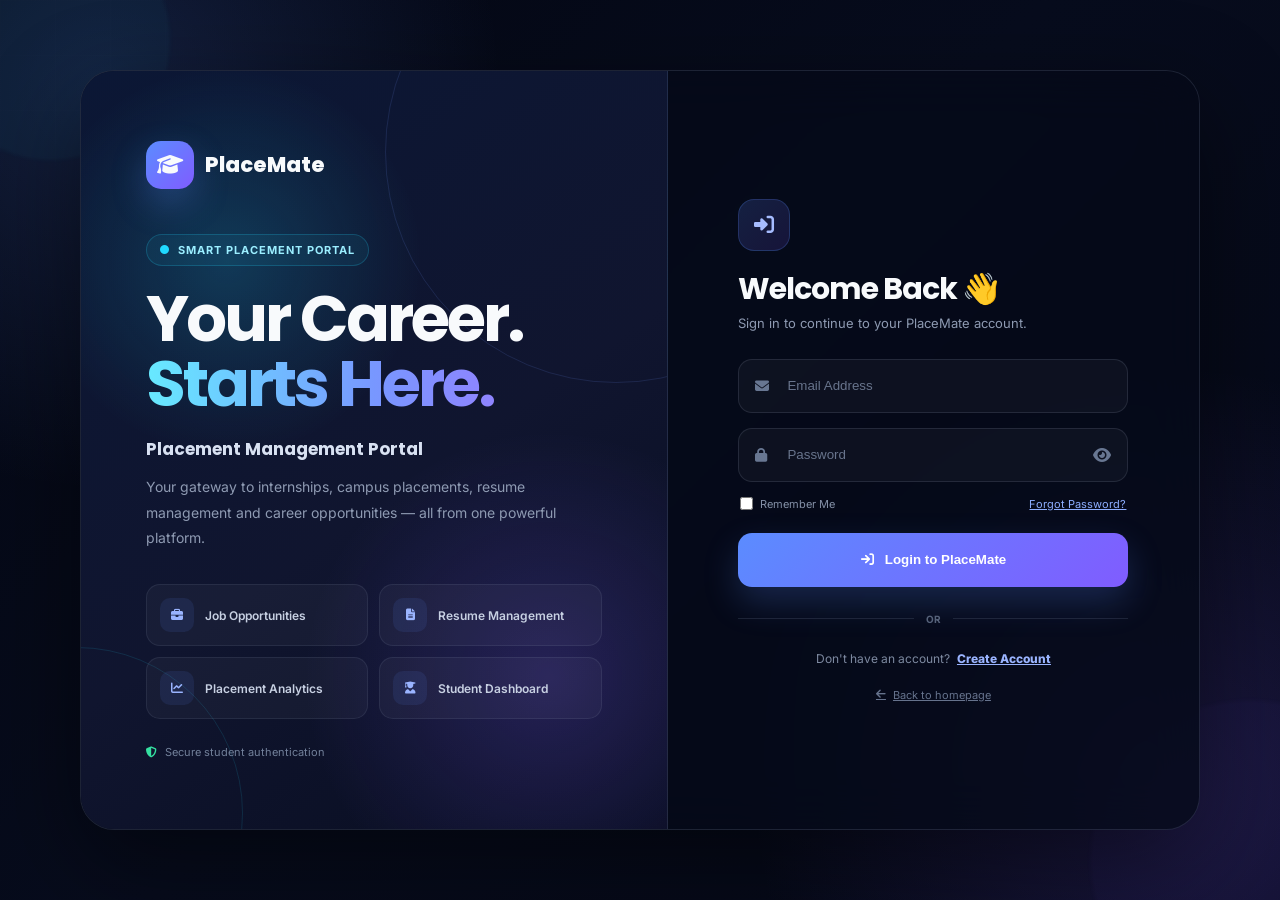
<file: applications.html>
<!DOCTYPE html>
<html lang="en">

<head>

    <meta charset="UTF-8">

    <meta name="viewport"
          content="width=device-width, initial-scale=1.0">

    <title>PlaceMate | My Applications</title>

    <link rel="stylesheet"
          href="css/applications.css">

    <link rel="stylesheet"
          href="https://cdnjs.cloudflare.com/ajax/libs/font-awesome/6.5.2/css/all.min.css">

    <style>

        /* =========================================================
           PLACEMATE PREMIUM APPLICATIONS
           ========================================================= */

        :root {
            --bg: #050816;
            --bg-soft: #090d20;

            --card: rgba(15, 21, 47, 0.76);
            --card-hover: rgba(20, 28, 60, 0.9);

            --border: rgba(255, 255, 255, 0.09);

            --blue: #5b8cff;
            --cyan: #20d9ff;
            --purple: #805cff;
            --pink: #c15cff;

            --green: #42e6a4;
            --yellow: #ffd15c;
            --red: #ff647c;

            --text: #f5f7ff;
            --muted: #98a3c5;

            --radius: 24px;
        }

        * {
            margin: 0;
            padding: 0;
            box-sizing: border-box;
        }

        html {
            scroll-behavior: smooth;
        }

        body {
            min-height: 100vh;

            font-family:
                Inter,
                "Segoe UI",
                Arial,
                sans-serif;

            color: var(--text);

            background:
                radial-gradient(
                    circle at 8% 5%,
                    rgba(91, 140, 255, 0.16),
                    transparent 28%
                ),
                radial-gradient(
                    circle at 92% 10%,
                    rgba(128, 92, 255, 0.15),
                    transparent 30%
                ),
                radial-gradient(
                    circle at 50% 100%,
                    rgba(32, 217, 255, 0.07),
                    transparent 35%
                ),
                var(--bg);

            overflow-x: hidden;
        }

        /* =========================================================
           BACKGROUND GRID
           ========================================================= */

        body::before {
            content: "";

            position: fixed;
            inset: 0;

            pointer-events: none;

            opacity: 0.22;

            background-image:
                linear-gradient(
                    rgba(255,255,255,0.025) 1px,
                    transparent 1px
                ),
                linear-gradient(
                    90deg,
                    rgba(255,255,255,0.025) 1px,
                    transparent 1px
                );

            background-size: 45px 45px;

            mask-image:
                linear-gradient(
                    to bottom,
                    black,
                    transparent 90%
                );

            z-index: -2;
        }

        body::after {
            content: "";

            position: fixed;

            width: 430px;
            height: 430px;

            left: 50%;
            top: 45%;

            transform: translate(-50%, -50%);

            border-radius: 50%;

            background:
                rgba(91, 140, 255, 0.07);

            filter: blur(110px);

            pointer-events: none;

            z-index: -3;
        }

        a {
            text-decoration: none;
            color: inherit;
        }

        /* =========================================================
           NAVBAR
           ========================================================= */

        .navbar {
            width: min(1200px, calc(100% - 30px));

            min-height: 74px;

            margin: 18px auto 0;

            padding: 11px 18px 11px 22px;

            display: flex;

            align-items: center;

            justify-content: space-between;

            gap: 20px;

            position: sticky;

            top: 15px;

            z-index: 100;

            border:
                1px solid var(--border);

            border-radius: 20px;

            background:
                rgba(8, 12, 30, 0.78);

            backdrop-filter: blur(22px);
            -webkit-backdrop-filter: blur(22px);

            box-shadow:
                0 20px 65px rgba(0,0,0,0.28),
                inset 0 1px rgba(255,255,255,0.04);
        }

        .logo {
            display: flex;

            align-items: center;

            gap: 11px;

            font-size: 20px;

            font-weight: 850;

            letter-spacing: -0.5px;

            white-space: nowrap;
        }

        .logo i {
            width: 42px;
            height: 42px;

            display: grid;

            place-items: center;

            border-radius: 13px;

            color: white;

            background:
                linear-gradient(
                    135deg,
                    var(--blue),
                    var(--purple)
                );

            box-shadow:
                0 9px 28px rgba(91,140,255,0.3);
        }

        .navbar nav {
            display: flex;

            align-items: center;

            gap: 5px;

            overflow-x: auto;

            scrollbar-width: none;
        }

        .navbar nav::-webkit-scrollbar {
            display: none;
        }

        .navbar nav a {
            display: flex;

            align-items: center;

            gap: 7px;

            padding: 10px 13px;

            border-radius: 11px;

            color: #9fa9c9;

            font-size: 12px;

            font-weight: 700;

            white-space: nowrap;

            transition: 0.3s ease;
        }

        .navbar nav a:hover {
            color: white;

            background:
                rgba(255,255,255,0.055);
        }

        .navbar nav a.active {
            color: white;

            background:
                linear-gradient(
                    135deg,
                    rgba(91,140,255,0.2),
                    rgba(128,92,255,0.17)
                );

            border:
                1px solid rgba(91,140,255,0.2);
        }

        .navbar nav a.active::after {
            content: "";

            width: 5px;
            height: 5px;

            border-radius: 50%;

            background: var(--cyan);

            box-shadow:
                0 0 10px var(--cyan);
        }

        /* =========================================================
           HERO
           ========================================================= */

        .hero {
            width: min(1050px, calc(100% - 30px));

            margin: 78px auto 42px;

            text-align: center;
        }

        .hero::before {
            content: "✦  APPLICATION TRACKER  ✦";

            display: inline-flex;

            align-items: center;
            justify-content: center;

            padding: 8px 15px;

            margin-bottom: 19px;

            border:
                1px solid rgba(91,140,255,0.2);

            border-radius: 100px;

            color: #adbcff;

            background:
                rgba(91,140,255,0.08);

            font-size: 10px;

            font-weight: 850;

            letter-spacing: 1.8px;
        }

        .hero h1 {
            font-size:
                clamp(40px, 6vw, 67px);

            line-height: 1.04;

            letter-spacing: -2.8px;

            margin-bottom: 15px;

            background:
                linear-gradient(
                    100deg,
                    #ffffff 10%,
                    #8fb5ff 45%,
                    #b184ff 75%,
                    #55ddff
                );

            -webkit-background-clip: text;
            background-clip: text;

            color: transparent;
        }

        .hero p {
            color: var(--muted);

            font-size: 15px;

            line-height: 1.7;
        }

        /* =========================================================
           STATISTICS
           ========================================================= */

        .stats {
            width: min(1100px, calc(100% - 30px));

            margin: 0 auto 28px;

            display: grid;

            grid-template-columns:
                repeat(4, 1fr);

            gap: 15px;
        }

        .stat-card {
            position: relative;

            overflow: hidden;

            padding: 22px 18px;

            border:
                1px solid var(--border);

            border-radius: 20px;

            background:
                linear-gradient(
                    145deg,
                    rgba(19,27,57,0.76),
                    rgba(8,12,30,0.8)
                );

            backdrop-filter: blur(18px);

            box-shadow:
                0 20px 55px rgba(0,0,0,0.2),
                inset 0 1px rgba(255,255,255,0.035);

            text-align: center;

            transition: 0.35s ease;
        }

        .stat-card::before {
            content: "";

            position: absolute;

            width: 120px;
            height: 120px;

            top: -65px;
            right: -45px;

            border-radius: 50%;

            background:
                rgba(91,140,255,0.1);

            filter: blur(25px);
        }

        .stat-card:hover {
            transform: translateY(-6px);

            border-color:
                rgba(91,140,255,0.28);

            box-shadow:
                0 28px 70px rgba(0,0,0,0.32);
        }

        .stat-card h2 {
            position: relative;

            margin-bottom: 6px;

            font-size: 29px;

            letter-spacing: -1px;

            background:
                linear-gradient(
                    135deg,
                    white,
                    #82a8ff
                );

            -webkit-background-clip: text;
            background-clip: text;

            color: transparent;
        }

        .stat-card span {
            color: #7e89aa;

            font-size: 11px;

            font-weight: 750;

            text-transform: uppercase;

            letter-spacing: 0.7px;
        }

        /* Individual stat accents */

        .stat-card:nth-child(2) h2 {
            background:
                linear-gradient(
                    135deg,
                    #fff,
                    var(--cyan)
                );

            -webkit-background-clip: text;
            background-clip: text;
            color: transparent;
        }

        .stat-card:nth-child(3) h2 {
            background:
                linear-gradient(
                    135deg,
                    #fff,
                    var(--purple)
                );

            -webkit-background-clip: text;
            background-clip: text;
            color: transparent;
        }

        .stat-card:nth-child(4) h2 {
            background:
                linear-gradient(
                    135deg,
                    #fff,
                    var(--green)
                );

            -webkit-background-clip: text;
            background-clip: text;
            color: transparent;
        }

        /* =========================================================
           FILTER
           ========================================================= */

        .filter-section {
            width: min(1100px, calc(100% - 30px));

            margin: 0 auto 25px;

            display: flex;

            justify-content: flex-end;
        }

        #statusFilter {
            width: 220px;

            height: 48px;

            padding:
                0 40px 0 15px;

            color: #cbd4ef;

            background:
                rgba(12,18,42,0.76);

            border:
                1px solid rgba(255,255,255,0.08);

            border-radius: 13px;

            outline: none;

            font-size: 12px;

            font-weight: 700;

            cursor: pointer;

            appearance: none;

            background-image:
                linear-gradient(
                    45deg,
                    transparent 50%,
                    #7885a8 50%
                ),
                linear-gradient(
                    135deg,
                    #7885a8 50%,
                    transparent 50%
                );

            background-position:
                calc(100% - 17px) 20px,
                calc(100% - 12px) 20px;

            background-size:
                5px 5px,
                5px 5px;

            background-repeat: no-repeat;

            transition: 0.25s ease;
        }

        #statusFilter:hover,
        #statusFilter:focus {
            border-color:
                rgba(91,140,255,0.4);

            box-shadow:
                0 0 0 4px rgba(91,140,255,0.06);
        }

        #statusFilter option {
            color: #111;
            background: white;
        }

        /* =========================================================
           APPLICATION GRID
           ========================================================= */

        .applications-grid {
            width: min(1100px, calc(100% - 30px));

            margin: auto;

            display: grid;

            grid-template-columns:
                repeat(2, minmax(0, 1fr));

            gap: 18px;

            padding-bottom: 35px;
        }

        /* =========================================================
           DYNAMIC APPLICATION CARDS
           ========================================================= */

        .applications-grid > * {
            position: relative;

            overflow: hidden;

            padding: 23px;

            min-height: 210px;

            border:
                1px solid var(--border);

            border-radius: 22px;

            background:
                linear-gradient(
                    145deg,
                    rgba(19,27,57,0.78),
                    rgba(8,12,30,0.82)
                );

            backdrop-filter: blur(18px);

            box-shadow:
                0 20px 55px rgba(0,0,0,0.23),
                inset 0 1px rgba(255,255,255,0.035);

            transition:
                transform 0.35s ease,
                border-color 0.35s ease,
                box-shadow 0.35s ease;
        }

        .applications-grid > *::before {
            content: "";

            position: absolute;

            width: 160px;
            height: 160px;

            top: -75px;
            right: -60px;

            border-radius: 50%;

            background:
                rgba(91,140,255,0.1);

            filter: blur(30px);

            pointer-events: none;
        }

        .applications-grid > *:hover {
            transform: translateY(-6px);

            border-color:
                rgba(91,140,255,0.3);

            box-shadow:
                0 30px 70px rgba(0,0,0,0.35);
        }

        .applications-grid h2,
        .applications-grid h3,
        .applications-grid h4 {
            color: white;
        }

        .applications-grid p {
            color: var(--muted);

            line-height: 1.65;

            font-size: 12px;
        }

        /* Common dynamic status badges */

        .applications-grid .status,
        .applications-grid [class*="status"] {
            border-radius: 100px;
        }

        /* =========================================================
           EMPTY STATE
           ========================================================= */

        .empty-state {
            width: min(600px, calc(100% - 30px));

            margin: 10px auto 80px;

            padding: 50px 25px;

            text-align: center;

            border:
                1px dashed rgba(255,255,255,0.12);

            border-radius: 25px;

            background:
                rgba(12,18,42,0.5);

            backdrop-filter: blur(15px);

            box-shadow:
                inset 0 1px rgba(255,255,255,0.03);
        }

        .empty-state i {
            width: 75px;
            height: 75px;

            display: grid;

            place-items: center;

            margin: 0 auto 20px;

            border-radius: 22px;

            color: #7fa5ff;

            background:
                rgba(91,140,255,0.09);

            border:
                1px solid rgba(91,140,255,0.15);

            font-size: 27px;
        }

        .empty-state h2 {
            margin-bottom: 9px;

            color: white;

            font-size: 23px;

            letter-spacing: -0.5px;
        }

        .empty-state p {
            margin-bottom: 23px;

            color: var(--muted);

            font-size: 13px;
        }

        .empty-state a {
            display: inline-flex;

            align-items: center;

            justify-content: center;

            gap: 8px;

            padding: 12px 19px;

            border-radius: 12px;

            color: white;

            background:
                linear-gradient(
                    135deg,
                    var(--blue),
                    var(--purple)
                );

            font-size: 12px;

            font-weight: 800;

            box-shadow:
                0 12px 30px rgba(91,140,255,0.2);

            transition: 0.3s ease;
        }

        .empty-state a:hover {
            transform: translateY(-3px);

            box-shadow:
                0 18px 40px rgba(91,140,255,0.3);
        }

        .empty-state a::after {
            content: "→";

            font-size: 16px;
        }

        /* =========================================================
           TOAST
           ========================================================= */

        #toast {
            position: fixed;

            right: 22px;
            bottom: 22px;

            min-width: 250px;

            padding: 14px 17px;

            color: white;

            border:
                1px solid rgba(91,140,255,0.25);

            border-radius: 14px;

            background:
                rgba(10,16,38,0.94);

            backdrop-filter: blur(18px);

            box-shadow:
                0 20px 60px rgba(0,0,0,0.45);

            z-index: 2000;

            font-size: 12px;
        }

        /* =========================================================
           RESPONSIVE
           ========================================================= */

        @media (max-width: 900px) {

            .stats {
                grid-template-columns:
                    repeat(2, 1fr);
            }

            .applications-grid {
                grid-template-columns:
                    1fr;
            }
        }

        @media (max-width: 700px) {

            .navbar {
                width:
                    calc(100% - 18px);

                flex-direction: column;

                align-items: stretch;

                padding: 12px;

                border-radius: 17px;
            }

            .logo {
                justify-content: center;
            }

            .navbar nav {
                justify-content: center;
            }

            .hero {
                margin-top: 55px;
            }

            .filter-section {
                justify-content: stretch;
            }

            #statusFilter {
                width: 100%;
            }
        }

        @media (max-width: 480px) {

            .hero,
            .stats,
            .filter-section,
            .applications-grid {
                width:
                    calc(100% - 20px);
            }

            .hero h1 {
                font-size: 40px;

                letter-spacing: -2px;
            }

            .hero p {
                font-size: 13px;
            }

            .stats {
                grid-template-columns:
                    repeat(2, 1fr);

                gap: 10px;
            }

            .stat-card {
                padding: 19px 10px;

                border-radius: 17px;
            }

            .stat-card h2 {
                font-size: 25px;
            }

            .stat-card span {
                font-size: 9px;
            }

            .applications-grid > * {
                padding: 20px;

                border-radius: 20px;
            }

            .empty-state {
                padding: 40px 18px;

                border-radius: 20px;
            }

            #toast {
                left: 12px;
                right: 12px;

                min-width: 0;
            }
        }

        /* =========================================================
           ACCESSIBILITY
           ========================================================= */

        a:focus-visible,
        select:focus-visible,
        button:focus-visible {
            outline:
                2px solid var(--cyan);

            outline-offset: 3px;
        }

        @media (prefers-reduced-motion: reduce) {

            *,
            *::before,
            *::after {
                animation: none !important;

                transition: none !important;

                scroll-behavior: auto !important;
            }
        }

    </style>

</head>


<body>


<!-- =========================================================
     NAVBAR
     ========================================================= -->

<header class="navbar">

    <div class="logo">

        <i class="fa-solid fa-graduation-cap"></i>

        <span>PlaceMate</span>

    </div>


    <nav>

        <a href="dashboard.html">

            <i class="fa-solid fa-chart-line"></i>

            Dashboard

        </a>


        <a href="companies.html">

            <i class="fa-solid fa-building"></i>

            Companies

        </a>


        <a href="applications.html" class="active">

            <i class="fa-solid fa-file-circle-check"></i>

            Applications

        </a>


        <a href="profile.html">

            <i class="fa-solid fa-user"></i>

            Profile

        </a>

    </nav>

</header>


<!-- =========================================================
     HERO
     ========================================================= -->

<section class="hero">

    <h1>My Applications</h1>

    <p>
        Track all your placement applications in one place.
    </p>

</section>


<!-- =========================================================
     STATISTICS
     ========================================================= -->

<section class="stats">


    <div class="stat-card">

        <h2 id="totalApplications">0</h2>

        <span>Total Applied</span>

    </div>


    <div class="stat-card">

        <h2 id="shortlistedCount">0</h2>

        <span>Shortlisted</span>

    </div>


    <div class="stat-card">

        <h2 id="interviewCount">0</h2>

        <span>Interview</span>

    </div>


    <div class="stat-card">

        <h2 id="selectedCount">0</h2>

        <span>Selected</span>

    </div>


</section>


<!-- =========================================================
     FILTER
     ========================================================= -->

<section class="filter-section">

    <select id="statusFilter">

        <option value="">All Status</option>

        <option>Applied</option>

        <option>Shortlisted</option>

        <option>Interview</option>

        <option>Selected</option>

        <option>Rejected</option>

    </select>

</section>


<!-- =========================================================
     APPLICATIONS
     ========================================================= -->

<section
    id="applicationsContainer"
    class="applications-grid">

</section>


<!-- =========================================================
     EMPTY STATE
     ========================================================= -->

<div
    id="emptyState"
    class="empty-state">

    <i class="fa-solid fa-folder-open"></i>

    <h2>No Applications Yet</h2>

    <p>
        Apply to companies from the Companies page.
    </p>

    <a href="companies.html">
        Browse Companies
    </a>

</div>


<!-- =========================================================
     TOAST
     ========================================================= -->

<div id="toast"></div>


<!-- =========================================================
     EXISTING SCRIPTS
     ========================================================= -->

<script src="js/storage.js"></script>

<script src="js/companies.js"></script>

<script src="js/applications.js"></script>


</body>

</html>
</file>
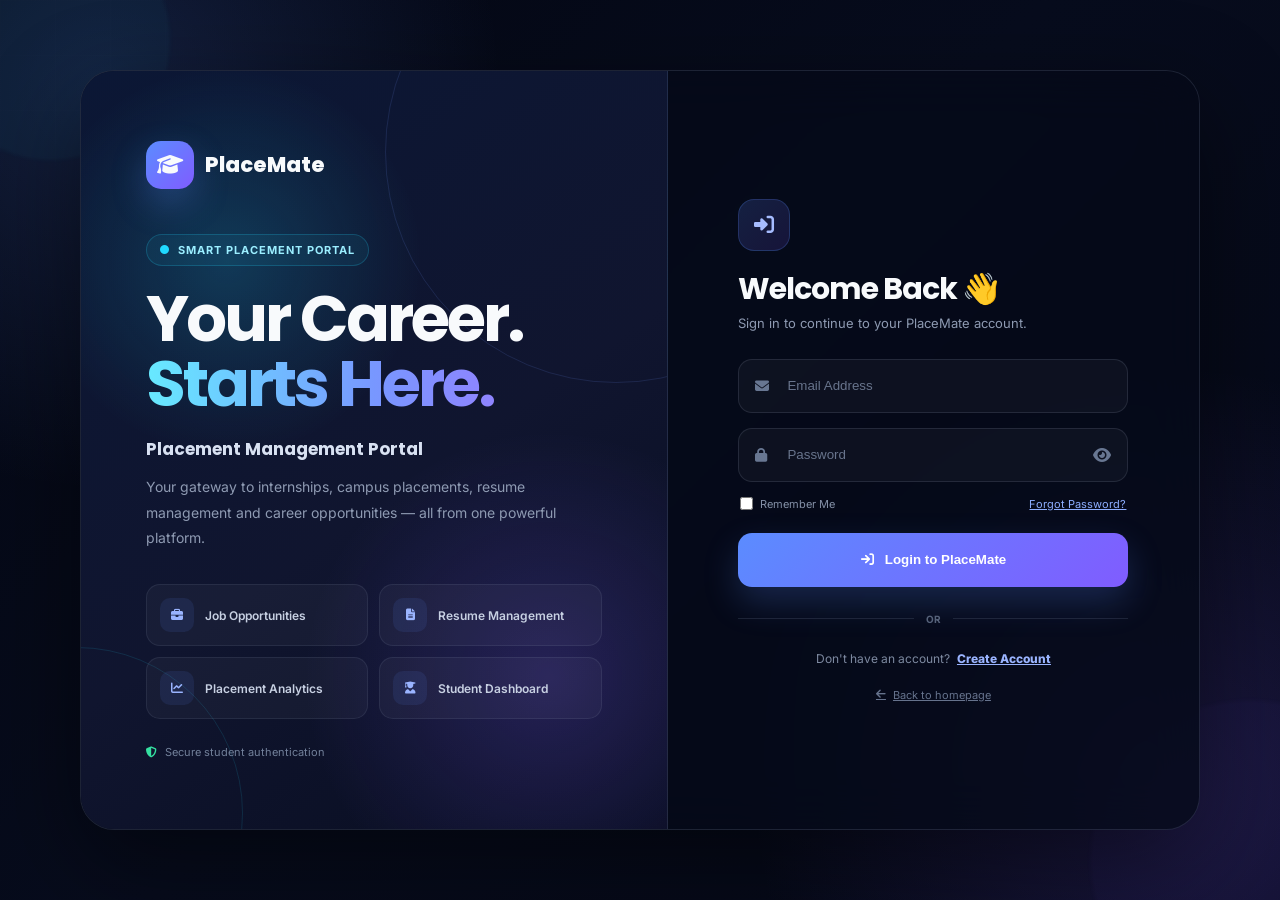
<file: companies.html>
<!DOCTYPE html>
<html lang="en">

<head>

    <meta charset="UTF-8">

    <meta name="viewport"
          content="width=device-width, initial-scale=1.0">

    <title>PlaceMate | Companies</title>

    <link rel="stylesheet"
          href="css/companies.css">

    <link rel="stylesheet"
          href="https://cdnjs.cloudflare.com/ajax/libs/font-awesome/6.5.2/css/all.min.css">

    <style>

        /* =========================================================
           PLACEMATE PREMIUM COMPANIES PAGE
           ========================================================= */

        :root {
            --bg: #050816;
            --bg-soft: #090d20;

            --card: rgba(15, 21, 47, 0.76);
            --card-hover: rgba(20, 28, 60, 0.9);

            --border: rgba(255, 255, 255, 0.09);

            --blue: #5b8cff;
            --cyan: #20d9ff;
            --purple: #805cff;
            --pink: #c15cff;

            --text: #f5f7ff;
            --muted: #98a3c5;

            --success: #42e6a4;

            --radius: 24px;
        }

        * {
            margin: 0;
            padding: 0;
            box-sizing: border-box;
        }

        html {
            scroll-behavior: smooth;
        }

        body {
            min-height: 100vh;

            font-family:
                Inter,
                "Segoe UI",
                Arial,
                sans-serif;

            color: var(--text);

            background:
                radial-gradient(
                    circle at 8% 5%,
                    rgba(91, 140, 255, 0.16),
                    transparent 28%
                ),
                radial-gradient(
                    circle at 92% 12%,
                    rgba(128, 92, 255, 0.15),
                    transparent 30%
                ),
                radial-gradient(
                    circle at 50% 100%,
                    rgba(32, 217, 255, 0.07),
                    transparent 35%
                ),
                var(--bg);

            overflow-x: hidden;
        }

        /* Background Grid */

        body::before {
            content: "";

            position: fixed;
            inset: 0;

            pointer-events: none;

            opacity: 0.22;

            background-image:
                linear-gradient(
                    rgba(255,255,255,0.025) 1px,
                    transparent 1px
                ),
                linear-gradient(
                    90deg,
                    rgba(255,255,255,0.025) 1px,
                    transparent 1px
                );

            background-size: 45px 45px;

            mask-image:
                linear-gradient(
                    to bottom,
                    black,
                    transparent 90%
                );

            z-index: -2;
        }

        body::after {
            content: "";

            position: fixed;

            width: 430px;
            height: 430px;

            left: 50%;
            top: 40%;

            transform: translate(-50%, -50%);

            border-radius: 50%;

            background:
                rgba(91, 140, 255, 0.07);

            filter: blur(110px);

            pointer-events: none;

            z-index: -3;
        }

        a {
            text-decoration: none;
            color: inherit;
        }

        button,
        input,
        select {
            font-family: inherit;
        }

        /* =========================================================
           NAVBAR
           ========================================================= */

        .navbar {
            width: min(1200px, calc(100% - 30px));

            min-height: 74px;

            margin: 18px auto 0;

            padding: 11px 18px 11px 22px;

            display: flex;

            align-items: center;

            justify-content: space-between;

            gap: 20px;

            position: sticky;

            top: 15px;

            z-index: 100;

            border:
                1px solid var(--border);

            border-radius: 20px;

            background:
                rgba(8, 12, 30, 0.78);

            backdrop-filter: blur(22px);
            -webkit-backdrop-filter: blur(22px);

            box-shadow:
                0 20px 65px rgba(0,0,0,0.28),
                inset 0 1px rgba(255,255,255,0.04);
        }

        .logo {
            display: flex;

            align-items: center;

            gap: 11px;

            font-size: 20px;

            font-weight: 850;

            letter-spacing: -0.5px;

            white-space: nowrap;
        }

        .logo i {
            width: 42px;
            height: 42px;

            display: grid;

            place-items: center;

            border-radius: 13px;

            color: white;

            background:
                linear-gradient(
                    135deg,
                    var(--blue),
                    var(--purple)
                );

            box-shadow:
                0 9px 28px rgba(91,140,255,0.3);
        }

        .nav-links {
            display: flex;

            align-items: center;

            gap: 5px;

            overflow-x: auto;

            scrollbar-width: none;
        }

        .nav-links::-webkit-scrollbar {
            display: none;
        }

        .nav-links a {
            display: flex;

            align-items: center;

            gap: 7px;

            padding: 10px 13px;

            border-radius: 11px;

            color: #9fa9c9;

            font-size: 12px;

            font-weight: 700;

            white-space: nowrap;

            transition: 0.3s ease;
        }

        .nav-links a:hover {
            color: white;

            background:
                rgba(255,255,255,0.055);
        }

        .nav-links a.active {
            color: white;

            background:
                linear-gradient(
                    135deg,
                    rgba(91,140,255,0.2),
                    rgba(128,92,255,0.17)
                );

            border:
                1px solid rgba(91,140,255,0.2);

            box-shadow:
                inset 0 1px rgba(255,255,255,0.04);
        }

        .nav-links a.active::after {
            content: "";

            width: 5px;
            height: 5px;

            border-radius: 50%;

            background: var(--cyan);

            box-shadow:
                0 0 10px var(--cyan);
        }

        /* =========================================================
           SEARCH / HERO
           ========================================================= */

        .search-section {

            width: min(1100px, calc(100% - 30px));

            margin: 75px auto 25px;

            text-align: center;

        }

        .search-section::before {

            content: "✦  CAREER OPPORTUNITIES  ✦";

            display: inline-flex;

            align-items: center;
            justify-content: center;

            padding: 8px 15px;

            margin-bottom: 19px;

            border:
                1px solid rgba(91,140,255,0.2);

            border-radius: 100px;

            color: #adbcff;

            background:
                rgba(91,140,255,0.08);

            font-size: 10px;

            font-weight: 850;

            letter-spacing: 1.8px;

        }

        .search-section h1 {

            font-size:
                clamp(38px, 6vw, 65px);

            line-height: 1.05;

            letter-spacing: -2.7px;

            margin-bottom: 15px;

            background:
                linear-gradient(
                    100deg,
                    #ffffff 10%,
                    #8fb5ff 45%,
                    #b184ff 75%,
                    #55ddff
                );

            -webkit-background-clip: text;

            background-clip: text;

            color: transparent;

        }

        .search-section p {

            color: var(--muted);

            font-size: 15px;

            line-height: 1.7;

            margin-bottom: 28px;

        }

        /* =========================================================
           SEARCH BOX
           ========================================================= */

        .search-box {

            width: min(700px, 100%);

            height: 58px;

            margin: auto;

            display: flex;

            align-items: center;

            gap: 12px;

            padding: 0 19px;

            border:
                1px solid rgba(255,255,255,0.1);

            border-radius: 17px;

            background:
                rgba(10,15,35,0.72);

            backdrop-filter: blur(18px);

            box-shadow:
                0 20px 50px rgba(0,0,0,0.2),
                inset 0 1px rgba(255,255,255,0.035);

            transition: 0.3s ease;

        }

        .search-box:focus-within {

            border-color:
                rgba(91,140,255,0.55);

            box-shadow:
                0 0 0 4px rgba(91,140,255,0.07),
                0 25px 65px rgba(0,0,0,0.25);

        }

        .search-box i {

            color: var(--blue);

            font-size: 16px;

        }

        .search-box input {

            width: 100%;

            height: 100%;

            border: none;

            outline: none;

            color: white;

            background: transparent;

            font-size: 13px;

        }

        .search-box input::placeholder {

            color: #687391;

        }

        /* =========================================================
           FILTERS
           ========================================================= */

        .filters {

            width: min(1100px, calc(100% - 30px));

            margin: 20px auto 40px;

            display: grid;

            grid-template-columns:
                repeat(3, 1fr);

            gap: 13px;

        }

        .filters select {

            width: 100%;

            height: 50px;

            padding:
                0 40px 0 15px;

            color: #cbd4ef;

            background:
                rgba(12,18,42,0.72);

            border:
                1px solid rgba(255,255,255,0.08);

            border-radius: 14px;

            outline: none;

            font-size: 12px;

            font-weight: 700;

            cursor: pointer;

            transition: 0.25s ease;

            appearance: none;

            background-image:
                linear-gradient(45deg, transparent 50%, #7885a8 50%),
                linear-gradient(135deg, #7885a8 50%, transparent 50%);

            background-position:
                calc(100% - 17px) 21px,
                calc(100% - 12px) 21px;

            background-size:
                5px 5px,
                5px 5px;

            background-repeat: no-repeat;

        }

        .filters select:hover {

            border-color:
                rgba(91,140,255,0.3);

        }

        .filters select:focus {

            border-color:
                rgba(91,140,255,0.55);

            box-shadow:
                0 0 0 4px rgba(91,140,255,0.07);

        }

        .filters select option {

            color: #111;

            background: white;

        }

        /* =========================================================
           COMPANY GRID
           ========================================================= */

        .company-grid {

            width: min(1200px, calc(100% - 30px));

            margin: auto;

            display: grid;

            grid-template-columns:
                repeat(3, minmax(0, 1fr));

            gap: 20px;

            padding-bottom: 80px;

        }

        /* =========================================================
           COMPANY CARDS
           ========================================================= */

        /*
           These styles also make dynamically generated
           company cards look premium.
        */

        .company-grid > * {

            position: relative;

            overflow: hidden;

            min-height: 250px;

            padding: 24px;

            border:
                1px solid var(--border);

            border-radius: var(--radius);

            background:
                linear-gradient(
                    145deg,
                    rgba(19,27,57,0.78),
                    rgba(8,12,30,0.82)
                );

            backdrop-filter: blur(18px);

            box-shadow:
                0 22px 60px rgba(0,0,0,0.25),
                inset 0 1px rgba(255,255,255,0.035);

            transition:
                transform 0.35s ease,
                border-color 0.35s ease,
                box-shadow 0.35s ease;

        }

        .company-grid > *::before {

            content: "";

            position: absolute;

            width: 170px;
            height: 170px;

            top: -80px;
            right: -60px;

            border-radius: 50%;

            background:
                rgba(91,140,255,0.12);

            filter: blur(35px);

            pointer-events: none;

        }

        .company-grid > *::after {

            content: "";

            position: absolute;

            left: 15%;
            right: 15%;

            bottom: 0;

            height: 2px;

            background:
                linear-gradient(
                    90deg,
                    transparent,
                    var(--blue),
                    var(--purple),
                    transparent
                );

            opacity: 0;

            transition: 0.3s ease;

        }

        .company-grid > *:hover {

            transform: translateY(-7px);

            border-color:
                rgba(91,140,255,0.3);

            box-shadow:
                0 30px 75px rgba(0,0,0,0.38),
                0 0 35px rgba(91,140,255,0.06);

        }

        .company-grid > *:hover::after {

            opacity: 1;

        }

        /* =========================================================
           DYNAMIC CARD COMMON ELEMENTS
           ========================================================= */

        .company-grid img {

            max-width: 65px;

            max-height: 65px;

            object-fit: contain;

            border-radius: 15px;

            margin-bottom: 15px;

            background:
                rgba(255,255,255,0.05);

            padding: 8px;

        }

        .company-grid h2,
        .company-grid h3 {

            color: white;

            margin-bottom: 7px;

            letter-spacing: -0.4px;

        }

        .company-grid p {

            color: var(--muted);

            line-height: 1.65;

            font-size: 12px;

        }

        .company-grid span {

            color: #aeb9da;

            font-size: 11px;

        }

        /* =========================================================
           MODAL
           ========================================================= */

        .modal {

            position: fixed;

            inset: 0;

            display: none;

            align-items: center;

            justify-content: center;

            padding: 20px;

            background:
                rgba(2,4,14,0.78);

            backdrop-filter: blur(12px);

            z-index: 1000;

        }

        .modal.active {

            display: flex;

        }

        .modal-content {

            position: relative;

            width: min(650px, 100%);

            max-height: 85vh;

            overflow-y: auto;

            padding: 35px;

            border:
                1px solid rgba(255,255,255,0.1);

            border-radius: 25px;

            background:
                linear-gradient(
                    145deg,
                    rgba(20,28,60,0.96),
                    rgba(7,11,28,0.97)
                );

            backdrop-filter: blur(25px);

            box-shadow:
                0 35px 100px rgba(0,0,0,0.55),
                0 0 60px rgba(91,140,255,0.07);

            animation:
                modalIn 0.25s ease;

        }

        @keyframes modalIn {

            from {
                opacity: 0;
                transform: translateY(15px) scale(0.97);
            }

            to {
                opacity: 1;
                transform: translateY(0) scale(1);
            }

        }

        .close-modal {

            position: absolute;

            top: 15px;
            right: 17px;

            width: 37px;
            height: 37px;

            display: grid;

            place-items: center;

            border-radius: 11px;

            color: #9da8c8;

            background:
                rgba(255,255,255,0.05);

            border:
                1px solid rgba(255,255,255,0.07);

            font-size: 25px;

            line-height: 1;

            cursor: pointer;

            transition: 0.25s ease;

        }

        .close-modal:hover {

            color: white;

            background:
                rgba(255,70,100,0.12);

            border-color:
                rgba(255,70,100,0.25);

            transform: rotate(90deg);

        }

        #modalBody {

            color: var(--muted);

            line-height: 1.7;

        }

        #modalBody h1,
        #modalBody h2,
        #modalBody h3 {

            color: white;

        }

        #modalBody button,
        #modalBody a {

            transition: 0.25s ease;

        }

        /* =========================================================
           TOAST
           ========================================================= */

        #toast {

            position: fixed;

            right: 22px;
            bottom: 22px;

            min-width: 250px;

            padding: 14px 17px;

            color: white;

            border:
                1px solid rgba(91,140,255,0.25);

            border-radius: 14px;

            background:
                rgba(10,16,38,0.94);

            backdrop-filter: blur(18px);

            box-shadow:
                0 20px 60px rgba(0,0,0,0.45);

            z-index: 2000;

            font-size: 12px;

        }

        /* =========================================================
           RESPONSIVE
           ========================================================= */

        @media (max-width: 950px) {

            .company-grid {

                grid-template-columns:
                    repeat(2, minmax(0, 1fr));

            }

        }

        @media (max-width: 720px) {

            .navbar {

                width:
                    calc(100% - 18px);

                flex-direction: column;

                align-items: stretch;

                padding: 12px;

                border-radius: 17px;

            }

            .logo {

                justify-content: center;

            }

            .nav-links {

                justify-content: center;

            }

            .search-section {

                margin-top: 55px;

            }

            .filters {

                grid-template-columns: 1fr;

            }

            .company-grid {

                grid-template-columns: 1fr;

                max-width: 600px;

            }

        }

        @media (max-width: 480px) {

            .search-section,
            .filters,
            .company-grid {

                width:
                    calc(100% - 20px);

            }

            .search-section h1 {

                font-size: 40px;

                letter-spacing: -2px;

            }

            .search-section p {

                font-size: 13px;

            }

            .search-box {

                height: 54px;

            }

            .company-grid > * {

                padding: 21px;

                border-radius: 21px;

            }

            .modal-content {

                padding: 28px 20px;

                border-radius: 20px;

            }

            #toast {

                left: 12px;
                right: 12px;

                min-width: 0;

            }

        }

        /* =========================================================
           ACCESSIBILITY
           ========================================================= */

        a:focus-visible,
        input:focus-visible,
        select:focus-visible,
        button:focus-visible {

            outline:
                2px solid var(--cyan);

            outline-offset: 3px;

        }

        @media (prefers-reduced-motion: reduce) {

            *,
            *::before,
            *::after {

                animation: none !important;

                transition: none !important;

                scroll-behavior: auto !important;

            }

        }

    </style>

</head>


<body>


<!-- =========================================================
     NAVBAR
     ========================================================= -->

<header class="navbar">

    <div class="logo">

        <i class="fa-solid fa-graduation-cap"></i>

        <span>PlaceMate</span>

    </div>


    <div class="nav-links">

        <a href="dashboard.html">

            <i class="fa-solid fa-chart-line"></i>

            Dashboard

        </a>


        <a href="companies.html" class="active">

            <i class="fa-solid fa-building"></i>

            Companies

        </a>


        <a href="applications.html">

            <i class="fa-solid fa-file-circle-check"></i>

            Applications

        </a>


        <a href="profile.html">

            <i class="fa-solid fa-user"></i>

            Profile

        </a>

    </div>

</header>


<!-- =========================================================
     SEARCH SECTION
     ========================================================= -->

<section class="search-section">

    <h1>Placement Opportunities</h1>

    <p>
        Discover top companies hiring students.
        Find opportunities that match your skills and career goals.
    </p>


    <div class="search-box">

        <i class="fa-solid fa-search"></i>

        <input
            type="text"
            id="searchInput"
            placeholder="Search Company, Role or Skill"
            autocomplete="off">

    </div>

</section>


<!-- =========================================================
     FILTERS
     ========================================================= -->

<section class="filters">


    <select id="locationFilter">

        <option value="">All Locations</option>

        <option>Bangalore</option>

        <option>Hyderabad</option>

        <option>Noida</option>

        <option>Pune</option>

        <option>Gurgaon</option>

        <option>Mumbai</option>

        <option>Chennai</option>

    </select>


    <select id="packageFilter">

        <option value="">Any Package</option>

        <option>5</option>

        <option>10</option>

        <option>20</option>

        <option>30</option>

    </select>


    <select id="roleFilter">

        <option value="">All Roles</option>

        <option>Software Engineer</option>

        <option>Frontend Developer</option>

        <option>SDE-1</option>

        <option>Graduate Trainee</option>

        <option>System Engineer</option>

        <option>Associate Software Engineer</option>

        <option>Application Developer</option>

    </select>


</section>


<!-- =========================================================
     COMPANY CARDS
     ========================================================= -->

<section
    id="companyContainer"
    class="company-grid">

</section>


<!-- =========================================================
     DETAILS MODAL
     ========================================================= -->

<div id="modal" class="modal">

    <div class="modal-content">

        <span class="close-modal">

            &times;

        </span>


        <div id="modalBody"></div>

    </div>

</div>


<!-- =========================================================
     TOAST
     ========================================================= -->

<div id="toast"></div>


<!-- =========================================================
     EXISTING SCRIPTS
     ========================================================= -->

<script src="js/storage.js"></script>

<script src="js/companies.js"></script>

<script src="js/company-page.js"></script>


</body>

</html>
</file>
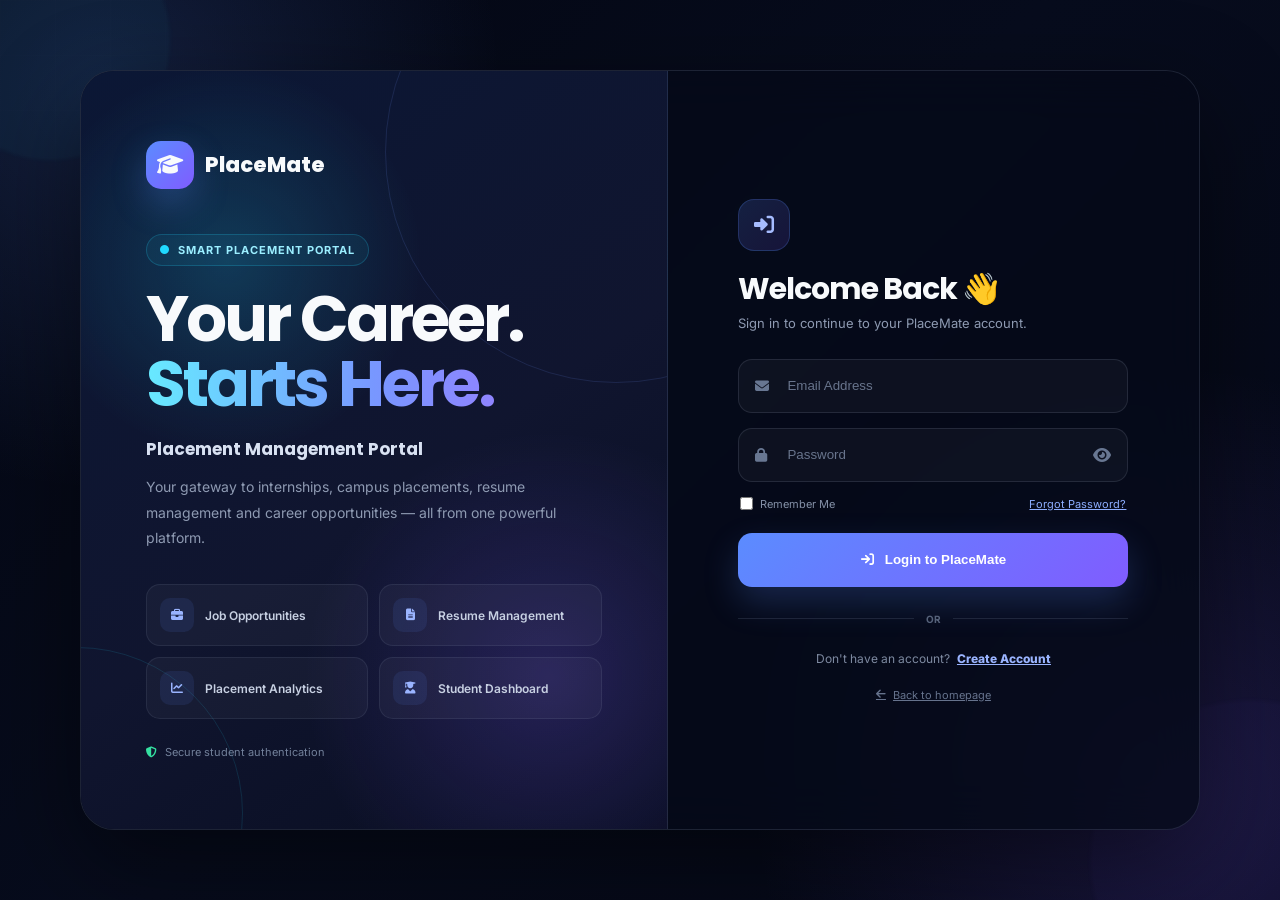
<file: login.html>
<!DOCTYPE html>
<html lang="en">
<head>
    <meta charset="UTF-8">
    <meta name="viewport" content="width=device-width, initial-scale=1.0">
    <title>PlaceMate | Login</title>

    <link rel="preconnect" href="https://fonts.googleapis.com">
    <link rel="preconnect" href="https://fonts.gstatic.com" crossorigin>
    <link href="https://fonts.googleapis.com/css2?family=Inter:wght@400;500;600;700;800&family=Poppins:wght@500;600;700;800&display=swap" rel="stylesheet">
    <link rel="stylesheet" href="https://cdnjs.cloudflare.com/ajax/libs/font-awesome/6.5.2/css/all.min.css">

    <style>
        :root{
            --bg:#050816;
            --panel:rgba(10,17,38,.82);
            --panel2:rgba(14,23,48,.78);
            --text:#f8fafc;
            --muted:#8e9ab2;
            --line:rgba(148,163,184,.16);
            --blue:#5b8cff;
            --violet:#805cff;
            --cyan:#20d9ff;
            --green:#35e0a1;
        }

        *{margin:0;padding:0;box-sizing:border-box}

        html,body{min-height:100%}

        body{
            font-family:Inter,Poppins,sans-serif;
            color:var(--text);
            background:
                radial-gradient(circle at 8% 10%,rgba(91,140,255,.18),transparent 28%),
                radial-gradient(circle at 92% 88%,rgba(128,92,255,.18),transparent 30%),
                linear-gradient(135deg,#040713,#070c1d 48%,#050816);
            overflow-x:hidden;
        }

        body:before{
            content:"";
            position:fixed;
            inset:0;
            pointer-events:none;
            opacity:.18;
            background-image:
                linear-gradient(rgba(255,255,255,.025) 1px,transparent 1px),
                linear-gradient(90deg,rgba(255,255,255,.025) 1px,transparent 1px);
            background-size:55px 55px;
        }

        .page{
            min-height:100vh;
            display:grid;
            place-items:center;
            padding:28px;
            position:relative;
        }

        .orb{
            position:fixed;
            border-radius:50%;
            filter:blur(2px);
            pointer-events:none;
            opacity:.35;
        }

        .orb.one{
            width:240px;height:240px;
            background:rgba(32,217,255,.12);
            top:-80px;left:-70px;
        }

        .orb.two{
            width:320px;height:320px;
            background:rgba(128,92,255,.11);
            right:-130px;bottom:-120px;
        }

        .login-container{
            width:min(1120px,100%);
            min-height:690px;
            display:grid;
            grid-template-columns:1.05fr .95fr;
            border:1px solid var(--line);
            border-radius:34px;
            overflow:hidden;
            background:rgba(7,12,28,.72);
            box-shadow:0 35px 100px rgba(0,0,0,.48);
            backdrop-filter:blur(25px);
            position:relative;
            z-index:1;
        }

        /* LEFT */
        .left-panel{
            position:relative;
            overflow:hidden;
            min-height:690px;
            background:
                radial-gradient(circle at 25% 25%,rgba(32,217,255,.18),transparent 27%),
                radial-gradient(circle at 80% 80%,rgba(128,92,255,.22),transparent 32%),
                linear-gradient(145deg,#0b1735,#10152f 55%,#080d20);
            border-right:1px solid var(--line);
        }

        .left-panel:before{
            content:"";
            position:absolute;
            width:460px;height:460px;
            border:1px solid rgba(112,146,255,.14);
            border-radius:50%;
            right:-180px;top:-150px;
        }

        .left-panel:after{
            content:"";
            position:absolute;
            width:330px;height:330px;
            border:1px solid rgba(32,217,255,.12);
            border-radius:50%;
            left:-170px;bottom:-150px;
        }

        .overlay{
            min-height:690px;
            padding:70px 65px;
            display:flex;
            flex-direction:column;
            justify-content:center;
            position:relative;
            z-index:2;
        }

        .brand{
            display:flex;
            align-items:center;
            gap:11px;
            margin-bottom:45px;
        }

        .brand-icon{
            width:48px;height:48px;
            display:grid;place-items:center;
            border-radius:15px;
            background:linear-gradient(135deg,var(--blue),var(--violet));
            box-shadow:0 14px 35px rgba(91,140,255,.28);
            font-size:21px;
        }

        .brand span{
            font-family:Poppins;
            font-size:21px;
            font-weight:800;
        }

        .eyebrow{
            display:inline-flex;
            width:max-content;
            align-items:center;
            gap:8px;
            padding:8px 13px;
            border:1px solid rgba(32,217,255,.2);
            border-radius:999px;
            background:rgba(32,217,255,.06);
            color:#9beeff;
            font-size:11px;
            font-weight:700;
            letter-spacing:1px;
            margin-bottom:20px;
        }

        .eyebrow i{font-size:9px;color:var(--cyan)}

        .left-panel h1{
            font-family:Poppins;
            font-size:clamp(45px,5vw,67px);
            line-height:1.02;
            letter-spacing:-3px;
        }

        .left-panel h1 span{
            display:block;
            background:linear-gradient(90deg,#67eaff,#7897ff,#a373ff);
            -webkit-background-clip:text;
            background-clip:text;
            color:transparent;
        }

        .left-panel h2{
            font-family:Poppins;
            font-size:17px;
            color:#d8e1f2;
            margin:20px 0 12px;
        }

        .left-panel .intro{
            max-width:510px;
            color:var(--muted);
            font-size:14px;
            line-height:1.8;
        }

        .features{
            display:grid;
            grid-template-columns:1fr 1fr;
            gap:11px;
            margin-top:34px;
        }

        .feature{
            display:flex;
            align-items:center;
            gap:11px;
            padding:13px;
            border:1px solid rgba(148,163,184,.12);
            border-radius:14px;
            background:rgba(255,255,255,.035);
            color:#c7d0e2;
            font-size:12px;
            font-weight:600;
            transition:.25s;
        }

        .feature:hover{
            transform:translateY(-3px);
            border-color:rgba(91,140,255,.35);
            background:rgba(91,140,255,.08);
        }

        .feature i{
            width:34px;height:34px;
            display:grid;place-items:center;
            border-radius:10px;
            color:#9ab4ff;
            background:rgba(91,140,255,.1);
        }

        .secure-note{
            display:flex;
            align-items:center;
            gap:8px;
            color:#72809a;
            font-size:11px;
            margin-top:26px;
        }

        .secure-note i{color:var(--green)}

        /* RIGHT */
        .right-panel{
            display:flex;
            align-items:center;
            justify-content:center;
            padding:45px;
            background:rgba(5,9,22,.36);
        }

        #loginForm{
            width:min(390px,100%);
        }

        .form-top{
            margin-bottom:28px;
        }

        .welcome-icon{
            width:52px;height:52px;
            display:grid;place-items:center;
            border-radius:16px;
            background:linear-gradient(135deg,rgba(91,140,255,.18),rgba(128,92,255,.14));
            border:1px solid rgba(91,140,255,.22);
            color:#a6bcff;
            font-size:20px;
            margin-bottom:20px;
        }

        .form-top h2{
            font-family:Poppins;
            font-size:30px;
            line-height:1.2;
            letter-spacing:-1px;
        }

        .form-top p{
            color:var(--muted);
            font-size:13px;
            margin-top:8px;
        }

        .input-box{
            position:relative;
            margin-bottom:15px;
        }

        .input-box>i:first-child{
            position:absolute;
            left:17px;
            top:50%;
            transform:translateY(-50%);
            color:#687792;
            font-size:14px;
            pointer-events:none;
        }

        .input-box input{
            width:100%;
            height:54px;
            padding:0 48px;
            color:#fff;
            background:rgba(255,255,255,.035);
            border:1px solid var(--line);
            border-radius:14px;
            outline:none;
            transition:.25s;
        }

        .input-box input::placeholder{color:#68748c}

        .input-box input:focus{
            border-color:rgba(91,140,255,.6);
            background:rgba(91,140,255,.055);
            box-shadow:0 0 0 4px rgba(91,140,255,.08);
        }

        .toggle-password{
            position:absolute;
            right:17px;
            top:50%;
            transform:translateY(-50%);
            color:#687792;
            cursor:pointer;
            transition:.2s;
        }

        .toggle-password:hover{color:#b8caff}

        .options{
            display:flex;
            align-items:center;
            justify-content:space-between;
            gap:10px;
            margin:5px 2px 22px;
            font-size:11px;
            color:#8490a7;
        }

        .options label{
            display:flex;
            align-items:center;
            gap:7px;
            cursor:pointer;
        }

        .options input{
            accent-color:var(--blue);
        }

        .options a{
            color:#8daeff;
            transition:.2s;
        }

        .options a:hover{color:#b7c9ff}

        .login-btn{
            width:100%;
            height:54px;
            border:0;
            border-radius:14px;
            color:#fff;
            cursor:pointer;
            font-weight:800;
            background:linear-gradient(135deg,var(--blue),var(--violet));
            box-shadow:0 15px 35px rgba(91,140,255,.22);
            transition:.25s;
        }

        .login-btn:hover{
            transform:translateY(-3px);
            box-shadow:0 20px 42px rgba(91,140,255,.3);
        }

        .login-btn:active{transform:translateY(0)}

        .divider{
            display:flex;
            align-items:center;
            gap:12px;
            margin:26px 0;
            color:#56627a;
            font-size:10px;
            font-weight:700;
        }

        .divider:before,.divider:after{
            content:"";
            height:1px;
            flex:1;
            background:var(--line);
        }

        .register{
            text-align:center;
            color:#7e8aa1;
            font-size:12px;
        }

        .register a{
            color:#9ab4ff;
            font-weight:800;
            margin-left:4px;
        }

        .register a:hover{text-decoration:underline}

        .back-home{
            display:flex;
            justify-content:center;
            margin-top:22px;
        }

        .back-home a{
            display:inline-flex;
            align-items:center;
            gap:7px;
            color:#66738d;
            font-size:11px;
            transition:.2s;
        }

        .back-home a:hover{color:#aebeff}

        /* Loader */
        #loader{
            position:fixed;
            inset:0;
            z-index:5000;
            display:none;
            place-items:center;
            flex-direction:column;
            gap:14px;
            background:rgba(3,6,16,.88);
            backdrop-filter:blur(15px);
        }

        .spinner{
            width:48px;height:48px;
            border:3px solid rgba(255,255,255,.1);
            border-top-color:#7ca1ff;
            border-right-color:#20d9ff;
            border-radius:50%;
            animation:spin .8s linear infinite;
        }

        #loader p{
            color:#9aa7bf;
            font-size:12px;
        }

        @keyframes spin{to{transform:rotate(360deg)}}

        /* Toast */
        #toast{
            position:fixed;
            left:50%;
            bottom:28px;
            transform:translate(-50%,20px);
            opacity:0;
            z-index:6000;
            padding:13px 18px;
            border:1px solid rgba(91,140,255,.25);
            border-radius:13px;
            color:#eef3ff;
            background:#0d1731;
            box-shadow:0 18px 50px rgba(0,0,0,.35);
            font-size:12px;
            pointer-events:none;
            transition:.3s;
        }

        #toast.show{
            opacity:1;
            transform:translate(-50%,0);
        }

        /* Entrance */
        .login-container{
            animation:pageIn .7s ease both;
        }

        @keyframes pageIn{
            from{opacity:0;transform:translateY(18px) scale(.985)}
            to{opacity:1;transform:none}
        }

        @media(max-width:850px){
            .login-container{
                grid-template-columns:1fr;
                max-width:560px;
                min-height:auto;
            }

            .left-panel{
                min-height:auto;
                border-right:0;
                border-bottom:1px solid var(--line);
            }

            .overlay{
                min-height:auto;
                padding:45px 40px;
            }

            .left-panel h1{font-size:52px}
            .features{grid-template-columns:1fr 1fr}
            .right-panel{padding:45px 40px}
        }

        @media(max-width:520px){
            .page{padding:12px}
            .login-container{border-radius:25px}
            .overlay{padding:35px 25px}
            .right-panel{padding:35px 25px}
            .left-panel h1{font-size:43px;letter-spacing:-2px}
            .left-panel h2{font-size:15px}
            .features{grid-template-columns:1fr}
            .feature{padding:11px}
            .form-top h2{font-size:26px}
            .options{font-size:10px}
        }
    </style>
</head>

<body>

    <div class="orb one"></div>
    <div class="orb two"></div>

    <main class="page">

        <div class="login-container">

            <!-- Left Side -->
            <section class="left-panel">
                <div class="overlay">

                    <div class="brand">
                        <div class="brand-icon">
                            <i class="fa-solid fa-graduation-cap"></i>
                        </div>
                        <span>PlaceMate</span>
                    </div>

                    <span class="eyebrow">
                        <i class="fa-solid fa-circle"></i>
                        SMART PLACEMENT PORTAL
                    </span>

                    <h1>
                        Your Career.
                        <span>Starts Here.</span>
                    </h1>

                    <h2>Placement Management Portal</h2>

                    <p class="intro">
                        Your gateway to internships, campus placements,
                        resume management and career opportunities — all
                        from one powerful platform.
                    </p>

                    <div class="features">

                        <div class="feature">
                            <i class="fa-solid fa-briefcase"></i>
                            <span>Job Opportunities</span>
                        </div>

                        <div class="feature">
                            <i class="fa-solid fa-file-lines"></i>
                            <span>Resume Management</span>
                        </div>

                        <div class="feature">
                            <i class="fa-solid fa-chart-line"></i>
                            <span>Placement Analytics</span>
                        </div>

                        <div class="feature">
                            <i class="fa-solid fa-user-graduate"></i>
                            <span>Student Dashboard</span>
                        </div>

                    </div>

                    <div class="secure-note">
                        <i class="fa-solid fa-shield-halved"></i>
                        Secure student authentication
                    </div>

                </div>
            </section>

            <!-- Right Side -->
            <section class="right-panel">

                <form id="loginForm">

                    <div class="form-top">
                        <div class="welcome-icon">
                            <i class="fa-solid fa-right-to-bracket"></i>
                        </div>

                        <h2>Welcome Back 👋</h2>
                        <p>Sign in to continue to your PlaceMate account.</p>
                    </div>

                    <div class="input-box">
                        <i class="fa-solid fa-envelope"></i>

                        <input
                            type="email"
                            id="email"
                            placeholder="Email Address"
                            autocomplete="email"
                            required>
                    </div>

                    <div class="input-box">
                        <i class="fa-solid fa-lock"></i>

                        <input
                            type="password"
                            id="password"
                            placeholder="Password"
                            autocomplete="current-password"
                            required>

                        <i
                            class="fa-solid fa-eye toggle-password"
                            id="togglePassword"
                            aria-label="Show password"
                            role="button"
                            tabindex="0">
                        </i>
                    </div>

                    <div class="options">

                        <label>
                            <input type="checkbox" id="remember">
                            Remember Me
                        </label>

                        <a href="#">Forgot Password?</a>

                    </div>

                    <button type="submit" class="login-btn">
                        <i class="fa-solid fa-arrow-right-to-bracket"></i>
                        &nbsp; Login to PlaceMate
                    </button>

                    <div class="divider">
                        <span>OR</span>
                    </div>

                    <div class="register">
                        Don't have an account?
                        <a href="register.html">Create Account</a>
                    </div>

                    <div class="back-home">
                        <a href="index.html">
                            <i class="fa-solid fa-arrow-left"></i>
                            Back to homepage
                        </a>
                    </div>

                </form>

            </section>

        </div>

    </main>

    <!-- Loading Screen -->
    <div id="loader">
        <div class="spinner"></div>
        <p>Signing In...</p>
    </div>

    <!-- Toast -->
    <div id="toast"></div>

    <!-- Existing PlaceMate JS -->
    <script src="js/members.js"></script>
    <script src="js/storage.js"></script>
    <script src="js/auth.js"></script>

</body>
</html>
</file>
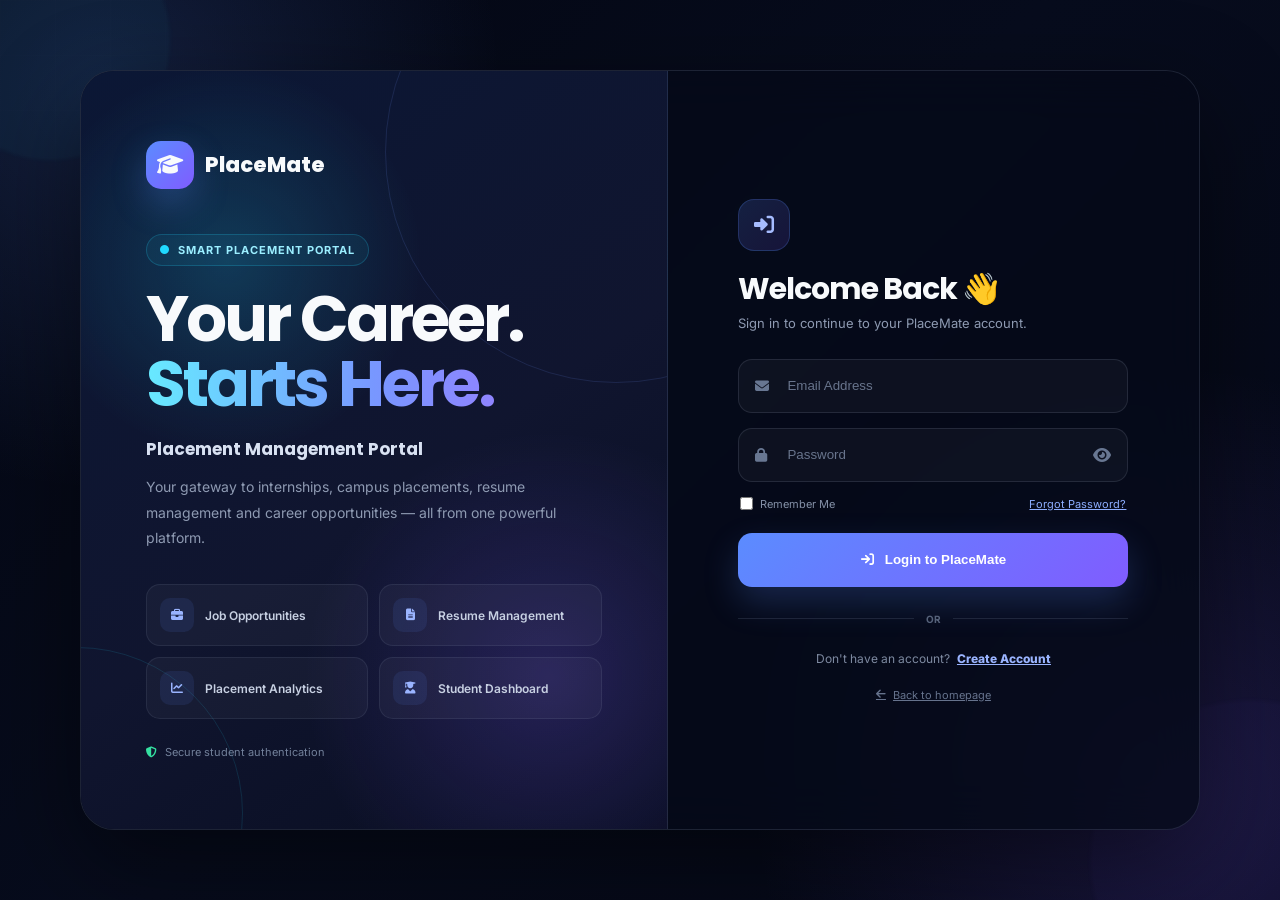
<file: profile.html>
<!DOCTYPE html>
<html lang="en">

<head>

    <meta charset="UTF-8">
    <meta name="viewport" content="width=device-width, initial-scale=1.0">

    <title>PlaceMate | My Profile</title>

    <link rel="stylesheet" href="css/profile.css">

    <link rel="stylesheet"
        href="https://cdnjs.cloudflare.com/ajax/libs/font-awesome/6.5.2/css/all.min.css">

    <style>

        /* =========================================================
           PLACEMATE PREMIUM PROFILE
           ========================================================= */

        :root {
            --bg: #050816;
            --bg-soft: #090d20;

            --card: rgba(15, 21, 47, 0.78);
            --card-light: rgba(255, 255, 255, 0.045);

            --border: rgba(255, 255, 255, 0.09);

            --blue: #5b8cff;
            --cyan: #20d9ff;
            --purple: #805cff;

            --text: #f6f8ff;
            --muted: #98a3c5;

            --success: #42e6a4;

            --radius: 28px;
        }

        * {
            margin: 0;
            padding: 0;
            box-sizing: border-box;
        }

        html {
            scroll-behavior: smooth;
        }

        body {
            min-height: 100vh;

            font-family:
                Inter,
                "Segoe UI",
                Arial,
                sans-serif;

            color: var(--text);

            background:
                radial-gradient(
                    circle at 10% 10%,
                    rgba(91, 140, 255, 0.16),
                    transparent 30%
                ),
                radial-gradient(
                    circle at 90% 15%,
                    rgba(128, 92, 255, 0.15),
                    transparent 32%
                ),
                radial-gradient(
                    circle at 50% 100%,
                    rgba(32, 217, 255, 0.08),
                    transparent 35%
                ),
                var(--bg);

            overflow-x: hidden;
        }

        /* Background Grid */

        body::before {
            content: "";

            position: fixed;
            inset: 0;

            pointer-events: none;

            opacity: 0.22;

            background-image:
                linear-gradient(
                    rgba(255,255,255,0.025) 1px,
                    transparent 1px
                ),
                linear-gradient(
                    90deg,
                    rgba(255,255,255,0.025) 1px,
                    transparent 1px
                );

            background-size: 45px 45px;

            mask-image:
                linear-gradient(
                    to bottom,
                    black,
                    transparent 90%
                );

            z-index: -2;
        }

        /* Glow */

        body::after {
            content: "";

            position: fixed;

            width: 450px;
            height: 450px;

            left: 50%;
            top: 45%;

            transform: translate(-50%, -50%);

            background: rgba(91, 140, 255, 0.07);

            filter: blur(110px);

            border-radius: 50%;

            pointer-events: none;

            z-index: -3;
        }

        /* =========================================================
           MAIN CONTAINER
           ========================================================= */

        .container {

            width: min(900px, calc(100% - 30px));

            margin: 55px auto 70px;

        }

        /* =========================================================
           PROFILE CARD
           ========================================================= */

        .profile-card {

            position: relative;

            overflow: hidden;

            padding: 42px;

            border-radius: var(--radius);

            border: 1px solid var(--border);

            background:
                linear-gradient(
                    145deg,
                    rgba(20, 28, 60, 0.82),
                    rgba(8, 12, 30, 0.84)
                );

            backdrop-filter: blur(25px);
            -webkit-backdrop-filter: blur(25px);

            box-shadow:
                0 35px 100px rgba(0,0,0,0.38),
                inset 0 1px rgba(255,255,255,0.05);

        }

        /* Top glowing line */

        .profile-card::before {

            content: "";

            position: absolute;

            top: 0;
            left: 10%;
            right: 10%;

            height: 2px;

            background:
                linear-gradient(
                    90deg,
                    transparent,
                    var(--blue),
                    var(--purple),
                    var(--cyan),
                    transparent
                );

            box-shadow:
                0 0 25px rgba(91,140,255,0.35);

        }

        /* Background Glow */

        .profile-card::after {

            content: "";

            position: absolute;

            width: 240px;
            height: 240px;

            top: -120px;
            right: -80px;

            background:
                radial-gradient(
                    circle,
                    rgba(91,140,255,0.15),
                    transparent 70%
                );

            pointer-events: none;

        }

        /* =========================================================
           PROFILE HEADER
           ========================================================= */

        .profile-header {

            position: relative;

            display: flex;

            flex-direction: column;

            align-items: center;

            text-align: center;

            padding-bottom: 40px;

            margin-bottom: 35px;

            border-bottom:
                1px solid rgba(255,255,255,0.07);

        }

        .profile-header::before {

            content: "STUDENT PROFILE";

            display: inline-flex;

            align-items: center;
            justify-content: center;

            padding: 7px 14px;

            margin-bottom: 20px;

            border-radius: 100px;

            color: #aebdff;

            background:
                rgba(91,140,255,0.08);

            border:
                1px solid rgba(91,140,255,0.2);

            font-size: 10px;

            font-weight: 800;

            letter-spacing: 2px;

        }

        /* =========================================================
           PROFILE IMAGE
           ========================================================= */

        #profileImage {

            width: 155px;
            height: 155px;

            object-fit: cover;

            border-radius: 50%;

            padding: 5px;

            background:
                linear-gradient(
                    135deg,
                    var(--blue),
                    var(--purple),
                    var(--cyan)
                );

            box-shadow:
                0 0 0 8px rgba(91,140,255,0.05),
                0 25px 60px rgba(0,0,0,0.4),
                0 0 50px rgba(91,140,255,0.12);

            transition: 0.4s ease;

        }

        #profileImage:hover {

            transform: scale(1.04);

            box-shadow:
                0 0 0 10px rgba(91,140,255,0.07),
                0 30px 70px rgba(0,0,0,0.45),
                0 0 65px rgba(91,140,255,0.2);

        }

        /* =========================================================
           PHOTO UPLOAD
           ========================================================= */

        .upload-btn {

            display: inline-flex;

            align-items: center;
            justify-content: center;

            gap: 8px;

            margin-top: 20px;

            padding: 11px 17px;

            border-radius: 12px;

            color: #dce5ff;

            background:
                rgba(255,255,255,0.05);

            border:
                1px solid rgba(255,255,255,0.09);

            font-size: 12px;

            font-weight: 700;

            cursor: pointer;

            transition: 0.3s ease;

        }

        .upload-btn i {

            color: var(--cyan);

        }

        .upload-btn:hover {

            color: white;

            background:
                rgba(91,140,255,0.12);

            border-color:
                rgba(91,140,255,0.3);

            transform: translateY(-2px);

        }

        /* =========================================================
           FORM
           ========================================================= */

        #profileForm {

            position: relative;

            z-index: 2;

        }

        .row {

            display: grid;

            grid-template-columns:
                repeat(2, minmax(0, 1fr));

            gap: 20px;

            margin-bottom: 20px;

        }

        .input-group {

            display: flex;

            flex-direction: column;

            gap: 9px;

            margin-bottom: 20px;

        }

        .row .input-group {

            margin-bottom: 0;

        }

        .input-group label {

            display: flex;

            align-items: center;

            gap: 7px;

            color: #cbd4f0;

            font-size: 12px;

            font-weight: 750;

            letter-spacing: 0.2px;

        }

        .input-group label::before {

            content: "";

            width: 4px;
            height: 4px;

            border-radius: 50%;

            background: var(--blue);

            box-shadow:
                0 0 8px rgba(91,140,255,0.7);

        }

        /* =========================================================
           INPUTS
           ========================================================= */

        .input-group input,
        .input-group textarea {

            width: 100%;

            color: white;

            background:
                rgba(4, 8, 24, 0.65);

            border:
                1px solid rgba(255,255,255,0.08);

            border-radius: 14px;

            outline: none;

            font-family: inherit;

            font-size: 14px;

            transition:
                border-color 0.25s ease,
                background 0.25s ease,
                box-shadow 0.25s ease,
                transform 0.25s ease;

        }

        .input-group input {

            height: 50px;

            padding: 0 15px;

        }

        .input-group textarea {

            min-height: 125px;

            padding: 15px;

            resize: vertical;

            line-height: 1.6;

        }

        .input-group input::placeholder,
        .input-group textarea::placeholder {

            color: #59637f;

        }

        .input-group input:hover,
        .input-group textarea:hover {

            border-color:
                rgba(255,255,255,0.14);

        }

        .input-group input:focus,
        .input-group textarea:focus {

            border-color:
                rgba(91,140,255,0.65);

            background:
                rgba(8,13,34,0.85);

            box-shadow:
                0 0 0 4px rgba(91,140,255,0.08),
                0 12px 35px rgba(0,0,0,0.15);

            transform: translateY(-1px);

        }

        /* =========================================================
           CGPA SPECIAL FIELD
           ========================================================= */

        #cgpa {

            background:
                linear-gradient(
                    135deg,
                    rgba(91,140,255,0.07),
                    rgba(128,92,255,0.05)
                );

        }

        /* =========================================================
           SAVE BUTTON
           ========================================================= */

        .save-btn {

            position: relative;

            width: 100%;

            min-height: 54px;

            margin-top: 5px;

            display: flex;

            align-items: center;
            justify-content: center;

            gap: 10px;

            border: none;

            border-radius: 15px;

            color: white;

            background:
                linear-gradient(
                    135deg,
                    var(--blue),
                    var(--purple)
                );

            font-family: inherit;

            font-size: 14px;

            font-weight: 800;

            cursor: pointer;

            overflow: hidden;

            box-shadow:
                0 15px 40px rgba(91,140,255,0.22);

            transition: 0.3s ease;

        }

        .save-btn::before {

            content: "";

            position: absolute;

            top: 0;
            left: -110%;

            width: 70%;
            height: 100%;

            background:
                linear-gradient(
                    90deg,
                    transparent,
                    rgba(255,255,255,0.25),
                    transparent
                );

            transform: skewX(-20deg);

            transition: 0.6s ease;

        }

        .save-btn:hover {

            transform: translateY(-3px);

            box-shadow:
                0 20px 50px rgba(91,140,255,0.32);

        }

        .save-btn:hover::before {

            left: 140%;

        }

        .save-btn:active {

            transform: translateY(0);

        }

        .save-btn i {

            font-size: 14px;

        }

        /* =========================================================
           TOAST
           ========================================================= */

        #toast {

            position: fixed;

            right: 25px;
            bottom: 25px;

            min-width: 250px;

            padding: 15px 18px;

            border-radius: 14px;

            color: white;

            background:
                rgba(12,18,42,0.92);

            border:
                1px solid rgba(91,140,255,0.25);

            backdrop-filter: blur(20px);

            box-shadow:
                0 20px 60px rgba(0,0,0,0.4);

            z-index: 9999;

            font-size: 13px;

        }

        /* =========================================================
           RESPONSIVE
           ========================================================= */

        @media (max-width: 700px) {

            .container {

                width: calc(100% - 22px);

                margin:
                    25px auto 45px;

            }

            .profile-card {

                padding: 27px 20px;

                border-radius: 23px;

            }

            .row {

                grid-template-columns: 1fr;

                gap: 0;

                margin-bottom: 0;

            }

            .row .input-group {

                margin-bottom: 20px;

            }

            #profileImage {

                width: 130px;
                height: 130px;

            }

            .profile-header {

                padding-bottom: 30px;

                margin-bottom: 28px;

            }

        }

        @media (max-width: 450px) {

            .container {

                width: calc(100% - 14px);

                margin-top: 15px;

            }

            .profile-card {

                padding: 23px 15px;

                border-radius: 20px;

            }

            #profileImage {

                width: 115px;
                height: 115px;

            }

            .upload-btn {

                font-size: 11px;

                padding: 10px 14px;

            }

            .input-group input {

                height: 48px;

                font-size: 13px;

            }

            .input-group textarea {

                font-size: 13px;

            }

            .save-btn {

                min-height: 51px;

            }

            #toast {

                left: 12px;
                right: 12px;

                bottom: 15px;

                min-width: 0;

            }

        }

        /* =========================================================
           ACCESSIBILITY
           ========================================================= */

        button:focus-visible,
        input:focus-visible,
        textarea:focus-visible,
        label:focus-visible {

            outline:
                2px solid var(--cyan);

            outline-offset: 3px;

        }

        @media (prefers-reduced-motion: reduce) {

            *,
            *::before,
            *::after {

                transition: none !important;

                animation: none !important;

                scroll-behavior: auto !important;

            }

        }

    </style>

</head>


<body>


<div class="container">

    <div class="profile-card">


        <!-- =====================================================
             PROFILE HEADER
             ===================================================== -->

        <div class="profile-header">

            <img
                id="profileImage"
                src="images/default-avatar.png"
                alt="Profile">

            <label class="upload-btn">

                <i class="fa-solid fa-camera"></i>

                Change Photo

                <input
                    type="file"
                    id="photoInput"
                    accept="image/*"
                    hidden>

            </label>

        </div>


        <!-- =====================================================
             PROFILE FORM
             ===================================================== -->

        <form id="profileForm">


            <!-- NAME + EMAIL -->

            <div class="row">

                <div class="input-group">

                    <label>Full Name</label>

                    <input
                        type="text"
                        id="name"
                        placeholder="Enter your full name">

                </div>


                <div class="input-group">

                    <label>Email</label>

                    <input
                        type="email"
                        id="email"
                        placeholder="Enter your email">

                </div>

            </div>


            <!-- PHONE + COLLEGE -->

            <div class="row">

                <div class="input-group">

                    <label>Phone</label>

                    <input
                        type="text"
                        id="phone"
                        placeholder="Enter your phone number">

                </div>


                <div class="input-group">

                    <label>College</label>

                    <input
                        type="text"
                        id="college"
                        placeholder="Enter your college">

                </div>

            </div>


            <!-- BRANCH + SEMESTER -->

            <div class="row">

                <div class="input-group">

                    <label>Branch</label>

                    <input
                        type="text"
                        id="branch"
                        placeholder="e.g. BCA">

                </div>


                <div class="input-group">

                    <label>Semester</label>

                    <input
                        type="text"
                        id="semester"
                        placeholder="e.g. 5th Semester">

                </div>

            </div>


            <!-- CGPA -->

            <div class="input-group">

                <label>CGPA</label>

                <input
                    type="number"
                    id="cgpa"
                    step="0.01"
                    placeholder="Enter your CGPA">

            </div>


            <!-- BIO -->

            <div class="input-group">

                <label>Bio</label>

                <textarea
                    id="bio"
                    rows="5"
                    placeholder="Write about yourself..."></textarea>

            </div>


            <!-- SAVE -->

            <button
                type="submit"
                class="save-btn">

                <i class="fa-solid fa-floppy-disk"></i>

                Save Profile

            </button>


        </form>

    </div>

</div>


<!-- Toast -->

<div id="toast"></div>


<!-- Existing JavaScript -->

<script src="js/storage.js"></script>

<script src="js/profile.js"></script>


</body>

</html>
</file>
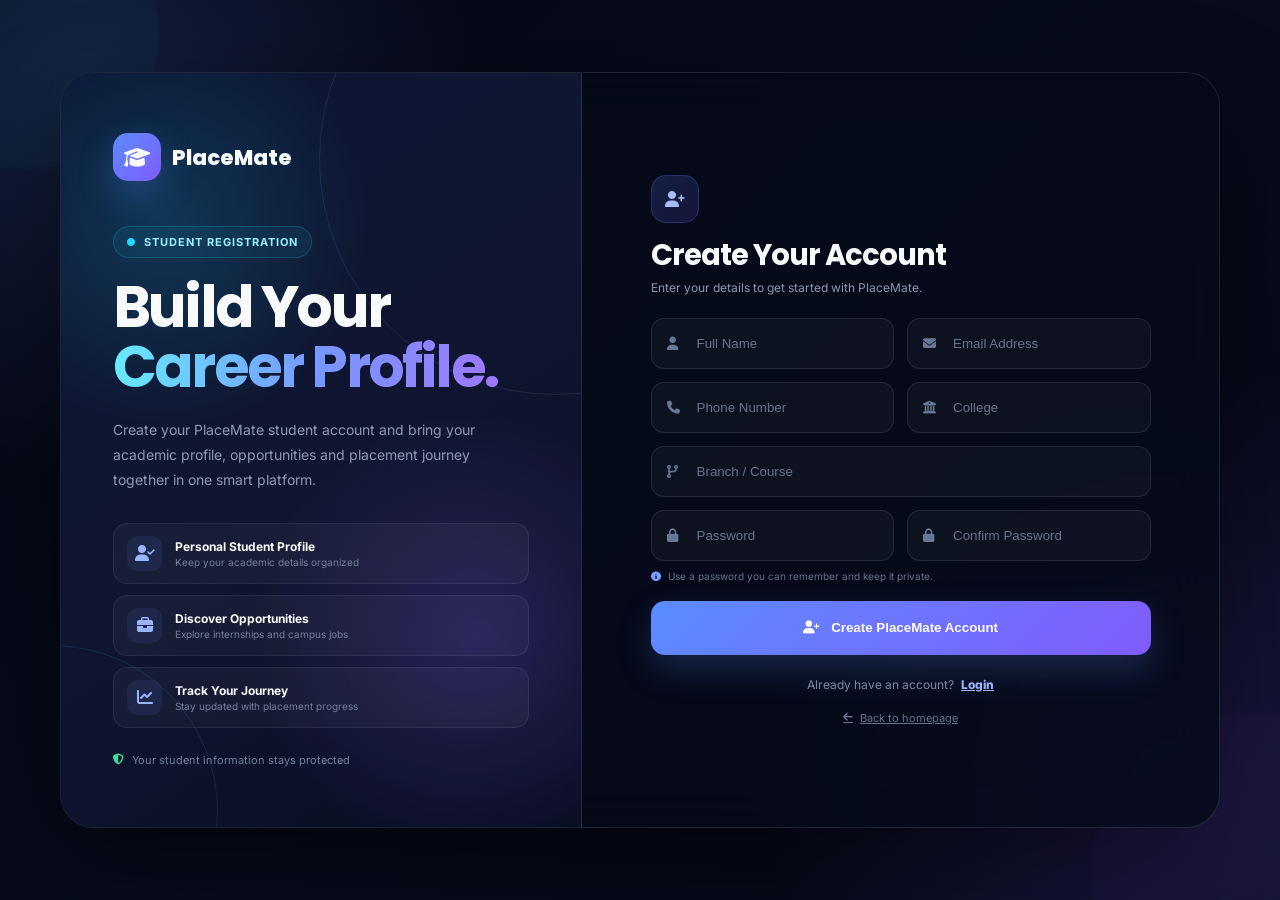
<file: register.html>
<!DOCTYPE html>
<html lang="en">

<head>
    <meta charset="UTF-8">
    <meta name="viewport" content="width=device-width, initial-scale=1.0">

    <title>PlaceMate | Register</title>

    <link rel="preconnect" href="https://fonts.googleapis.com">
    <link rel="preconnect" href="https://fonts.gstatic.com" crossorigin>
    <link href="https://fonts.googleapis.com/css2?family=Inter:wght@400;500;600;700;800&family=Poppins:wght@500;600;700;800&display=swap" rel="stylesheet">

    <link rel="stylesheet"
        href="https://cdnjs.cloudflare.com/ajax/libs/font-awesome/6.5.2/css/all.min.css">

    <style>
        :root{
            --bg:#050816;
            --text:#f8fafc;
            --muted:#8e9ab2;
            --line:rgba(148,163,184,.16);
            --blue:#5b8cff;
            --violet:#805cff;
            --cyan:#20d9ff;
            --green:#35e0a1;
        }

        *{margin:0;padding:0;box-sizing:border-box}

        html,body{min-height:100%}

        body{
            font-family:Inter,Poppins,sans-serif;
            color:var(--text);
            background:
                radial-gradient(circle at 7% 10%,rgba(91,140,255,.18),transparent 27%),
                radial-gradient(circle at 93% 88%,rgba(128,92,255,.18),transparent 30%),
                linear-gradient(135deg,#040713,#070c1d 48%,#050816);
            overflow-x:hidden;
        }

        body:before{
            content:"";
            position:fixed;
            inset:0;
            pointer-events:none;
            opacity:.18;
            background-image:
                linear-gradient(rgba(255,255,255,.025) 1px,transparent 1px),
                linear-gradient(90deg,rgba(255,255,255,.025) 1px,transparent 1px);
            background-size:55px 55px;
        }

        .orb{
            position:fixed;
            border-radius:50%;
            pointer-events:none;
            opacity:.3;
        }

        .orb.one{
            width:270px;height:270px;
            left:-110px;top:-100px;
            background:rgba(32,217,255,.12);
            filter:blur(2px);
        }

        .orb.two{
            width:330px;height:330px;
            right:-140px;bottom:-140px;
            background:rgba(128,92,255,.13);
            filter:blur(3px);
        }

        .page{
            min-height:100vh;
            display:grid;
            place-items:center;
            padding:24px;
        }

        .register-container{
            width:min(1160px,100%);
            min-height:700px;
            display:grid;
            grid-template-columns:.9fr 1.1fr;
            overflow:hidden;
            border:1px solid var(--line);
            border-radius:34px;
            background:rgba(7,12,28,.72);
            box-shadow:0 35px 100px rgba(0,0,0,.48);
            backdrop-filter:blur(25px);
            position:relative;
            z-index:1;
            animation:pageIn .7s ease both;
        }

        /* LEFT PANEL */
        .left-panel{
            position:relative;
            overflow:hidden;
            background:
                radial-gradient(circle at 20% 20%,rgba(32,217,255,.17),transparent 28%),
                radial-gradient(circle at 80% 75%,rgba(128,92,255,.22),transparent 32%),
                linear-gradient(145deg,#0b1735,#10152f 55%,#080d20);
            border-right:1px solid var(--line);
        }

        .left-panel:before{
            content:"";
            position:absolute;
            width:470px;height:470px;
            border:1px solid rgba(112,146,255,.14);
            border-radius:50%;
            right:-210px;top:-150px;
        }

        .left-panel:after{
            content:"";
            position:absolute;
            width:330px;height:330px;
            border:1px solid rgba(32,217,255,.12);
            border-radius:50%;
            left:-175px;bottom:-150px;
        }

        .overlay{
            min-height:700px;
            padding:60px 52px;
            display:flex;
            flex-direction:column;
            justify-content:center;
            position:relative;
            z-index:2;
        }

        .brand{
            display:flex;
            align-items:center;
            gap:11px;
            margin-bottom:45px;
        }

        .brand-icon{
            width:48px;height:48px;
            display:grid;
            place-items:center;
            border-radius:15px;
            background:linear-gradient(135deg,var(--blue),var(--violet));
            box-shadow:0 14px 35px rgba(91,140,255,.28);
            font-size:21px;
        }

        .brand span{
            font-family:Poppins;
            font-size:21px;
            font-weight:800;
        }

        .eyebrow{
            display:inline-flex;
            width:max-content;
            align-items:center;
            gap:8px;
            padding:8px 13px;
            border:1px solid rgba(32,217,255,.2);
            border-radius:999px;
            background:rgba(32,217,255,.06);
            color:#9beeff;
            font-size:11px;
            font-weight:700;
            letter-spacing:1px;
            margin-bottom:20px;
        }

        .eyebrow i{
            font-size:8px;
            color:var(--cyan);
        }

        .left-panel h1{
            font-family:Poppins;
            font-size:clamp(42px,4.5vw,63px);
            line-height:1.04;
            letter-spacing:-2.8px;
        }

        .left-panel h1 span{
            display:block;
            background:linear-gradient(90deg,#67eaff,#7897ff,#a373ff);
            -webkit-background-clip:text;
            background-clip:text;
            color:transparent;
        }

        .left-panel .intro{
            max-width:470px;
            color:var(--muted);
            font-size:14px;
            line-height:1.8;
            margin-top:19px;
        }

        .benefits{
            display:grid;
            gap:11px;
            margin-top:30px;
        }

        .benefit{
            display:flex;
            align-items:center;
            gap:13px;
            padding:12px 13px;
            border:1px solid rgba(148,163,184,.12);
            border-radius:14px;
            background:rgba(255,255,255,.035);
            transition:.25s;
        }

        .benefit:hover{
            transform:translateX(4px);
            border-color:rgba(91,140,255,.35);
            background:rgba(91,140,255,.07);
        }

        .benefit i{
            width:35px;
            height:35px;
            display:grid;
            place-items:center;
            border-radius:10px;
            color:#9ab4ff;
            background:rgba(91,140,255,.1);
        }

        .benefit strong{
            display:block;
            font-size:12px;
        }

        .benefit small{
            display:block;
            color:#748099;
            font-size:10px;
            margin-top:2px;
        }

        .secure-note{
            display:flex;
            align-items:center;
            gap:8px;
            color:#72809a;
            font-size:11px;
            margin-top:25px;
        }

        .secure-note i{color:var(--green)}

        /* RIGHT */
        .right-panel{
            display:flex;
            align-items:center;
            justify-content:center;
            padding:42px 55px;
            background:rgba(5,9,22,.36);
        }

        #registerForm{
            width:min(500px,100%);
        }

        .form-top{
            margin-bottom:23px;
        }

        .welcome-icon{
            width:48px;
            height:48px;
            display:grid;
            place-items:center;
            border-radius:15px;
            color:#a6bcff;
            background:linear-gradient(135deg,rgba(91,140,255,.18),rgba(128,92,255,.14));
            border:1px solid rgba(91,140,255,.22);
            margin-bottom:15px;
        }

        .form-top h2{
            font-family:Poppins;
            font-size:29px;
            line-height:1.2;
            letter-spacing:-1px;
        }

        .form-top p{
            color:var(--muted);
            font-size:12px;
            margin-top:7px;
        }

        .form-grid{
            display:grid;
            grid-template-columns:1fr 1fr;
            gap:13px;
        }

        .input-box{
            position:relative;
        }

        .input-box.full{
            grid-column:1/-1;
        }

        .input-box>i:first-child{
            position:absolute;
            left:16px;
            top:50%;
            transform:translateY(-50%);
            color:#687792;
            font-size:13px;
            pointer-events:none;
            z-index:2;
        }

        .input-box input{
            width:100%;
            height:51px;
            padding:0 15px 0 45px;
            color:#fff;
            background:rgba(255,255,255,.035);
            border:1px solid var(--line);
            border-radius:13px;
            outline:none;
            transition:.25s;
        }

        .input-box input::placeholder{color:#68748c}

        .input-box input:focus{
            border-color:rgba(91,140,255,.6);
            background:rgba(91,140,255,.055);
            box-shadow:0 0 0 4px rgba(91,140,255,.08);
        }

        .password-note{
            grid-column:1/-1;
            display:flex;
            align-items:center;
            gap:7px;
            margin-top:-4px;
            color:#68748c;
            font-size:10px;
        }

        .password-note i{color:#7f9fff}

        .register-btn{
            width:100%;
            height:54px;
            border:0;
            border-radius:14px;
            color:#fff;
            cursor:pointer;
            font-weight:800;
            margin-top:19px;
            background:linear-gradient(135deg,var(--blue),var(--violet));
            box-shadow:0 15px 35px rgba(91,140,255,.22);
            transition:.25s;
        }

        .register-btn:hover{
            transform:translateY(-3px);
            box-shadow:0 20px 42px rgba(91,140,255,.3);
        }

        .register-btn:active{transform:translateY(0)}

        .login-link{
            text-align:center;
            color:#7e8aa1;
            font-size:12px;
            margin-top:22px;
        }

        .login-link a{
            color:#9ab4ff;
            font-weight:800;
            margin-left:4px;
        }

        .login-link a:hover{text-decoration:underline}

        .back-home{
            display:flex;
            justify-content:center;
            margin-top:19px;
        }

        .back-home a{
            display:inline-flex;
            align-items:center;
            gap:7px;
            color:#66738d;
            font-size:11px;
            transition:.2s;
        }

        .back-home a:hover{color:#aebeff}

        /* Toast */
        #toast{
            position:fixed;
            left:50%;
            bottom:28px;
            transform:translate(-50%,20px);
            opacity:0;
            z-index:6000;
            padding:13px 18px;
            border:1px solid rgba(91,140,255,.25);
            border-radius:13px;
            color:#eef3ff;
            background:#0d1731;
            box-shadow:0 18px 50px rgba(0,0,0,.35);
            font-size:12px;
            pointer-events:none;
            transition:.3s;
        }

        #toast.show{
            opacity:1;
            transform:translate(-50%,0);
        }

        @keyframes pageIn{
            from{opacity:0;transform:translateY(18px) scale(.985)}
            to{opacity:1;transform:none}
        }

        @media(max-width:900px){
            .register-container{
                grid-template-columns:1fr;
                max-width:580px;
                min-height:auto;
            }

            .left-panel{
                border-right:0;
                border-bottom:1px solid var(--line);
            }

            .overlay{
                min-height:auto;
                padding:42px 40px;
            }

            .right-panel{
                padding:40px;
            }

            .left-panel h1{font-size:50px}
            .benefits{
                grid-template-columns:1fr 1fr;
                display:grid;
            }
        }

        @media(max-width:560px){
            .page{padding:12px}
            .register-container{border-radius:25px}
            .overlay{padding:34px 24px}
            .right-panel{padding:34px 24px}
            .left-panel h1{font-size:42px;letter-spacing:-2px}
            .left-panel .intro{font-size:13px}
            .benefits{grid-template-columns:1fr}
            .form-grid{grid-template-columns:1fr}
            .input-box.full,.password-note{grid-column:auto}
            .form-top h2{font-size:26px}
        }
    </style>

</head>

<body>

<div class="orb one"></div>
<div class="orb two"></div>

<main class="page">

<div class="register-container">

    <!-- Left -->
    <section class="left-panel">

        <div class="overlay">

            <div class="brand">
                <div class="brand-icon">
                    <i class="fa-solid fa-graduation-cap"></i>
                </div>
                <span>PlaceMate</span>
            </div>

            <span class="eyebrow">
                <i class="fa-solid fa-circle"></i>
                STUDENT REGISTRATION
            </span>

            <h1>
                Build Your
                <span>Career Profile.</span>
            </h1>

            <p class="intro">
                Create your PlaceMate student account and bring your
                academic profile, opportunities and placement journey
                together in one smart platform.
            </p>

            <div class="benefits">

                <div class="benefit">
                    <i class="fa-solid fa-user-check"></i>
                    <div>
                        <strong>Personal Student Profile</strong>
                        <small>Keep your academic details organized</small>
                    </div>
                </div>

                <div class="benefit">
                    <i class="fa-solid fa-briefcase"></i>
                    <div>
                        <strong>Discover Opportunities</strong>
                        <small>Explore internships and campus jobs</small>
                    </div>
                </div>

                <div class="benefit">
                    <i class="fa-solid fa-chart-line"></i>
                    <div>
                        <strong>Track Your Journey</strong>
                        <small>Stay updated with placement progress</small>
                    </div>
                </div>

            </div>

            <div class="secure-note">
                <i class="fa-solid fa-shield-halved"></i>
                Your student information stays protected
            </div>

        </div>

    </section>

    <!-- Right -->
    <section class="right-panel">

        <form id="registerForm">

            <div class="form-top">

                <div class="welcome-icon">
                    <i class="fa-solid fa-user-plus"></i>
                </div>

                <h2>Create Your Account</h2>

                <p>
                    Enter your details to get started with PlaceMate.
                </p>

            </div>

            <div class="form-grid">

                <div class="input-box">
                    <i class="fa-solid fa-user"></i>

                    <input
                        type="text"
                        id="name"
                        placeholder="Full Name"
                        autocomplete="name"
                        required>
                </div>

                <div class="input-box">
                    <i class="fa-solid fa-envelope"></i>

                    <input
                        type="email"
                        id="email"
                        placeholder="Email Address"
                        autocomplete="email"
                        required>
                </div>

                <div class="input-box">
                    <i class="fa-solid fa-phone"></i>

                    <input
                        type="text"
                        id="phone"
                        placeholder="Phone Number"
                        autocomplete="tel"
                        required>
                </div>

                <div class="input-box">
                    <i class="fa-solid fa-building-columns"></i>

                    <input
                        type="text"
                        id="college"
                        placeholder="College"
                        required>
                </div>

                <div class="input-box full">
                    <i class="fa-solid fa-code-branch"></i>

                    <input
                        type="text"
                        id="branch"
                        placeholder="Branch / Course"
                        required>
                </div>

                <div class="input-box">
                    <i class="fa-solid fa-lock"></i>

                    <input
                        type="password"
                        id="password"
                        placeholder="Password"
                        autocomplete="new-password"
                        required>
                </div>

                <div class="input-box">
                    <i class="fa-solid fa-lock"></i>

                    <input
                        type="password"
                        id="confirmPassword"
                        placeholder="Confirm Password"
                        autocomplete="new-password"
                        required>
                </div>

                <div class="password-note">
                    <i class="fa-solid fa-circle-info"></i>
                    Use a password you can remember and keep it private.
                </div>

            </div>

            <button
                class="register-btn"
                type="submit">

                <i class="fa-solid fa-user-plus"></i>
                &nbsp; Create PlaceMate Account

            </button>

            <div class="login-link">

                Already have an account?

                <a href="login.html">
                    Login
                </a>

            </div>

            <div class="back-home">
                <a href="index.html">
                    <i class="fa-solid fa-arrow-left"></i>
                    Back to homepage
                </a>
            </div>

        </form>

    </section>

</div>

</main>

<div id="toast"></div>

<script src="js/storage.js"></script>
<script src="js/register.js"></script>

</body>

</html>
</file>
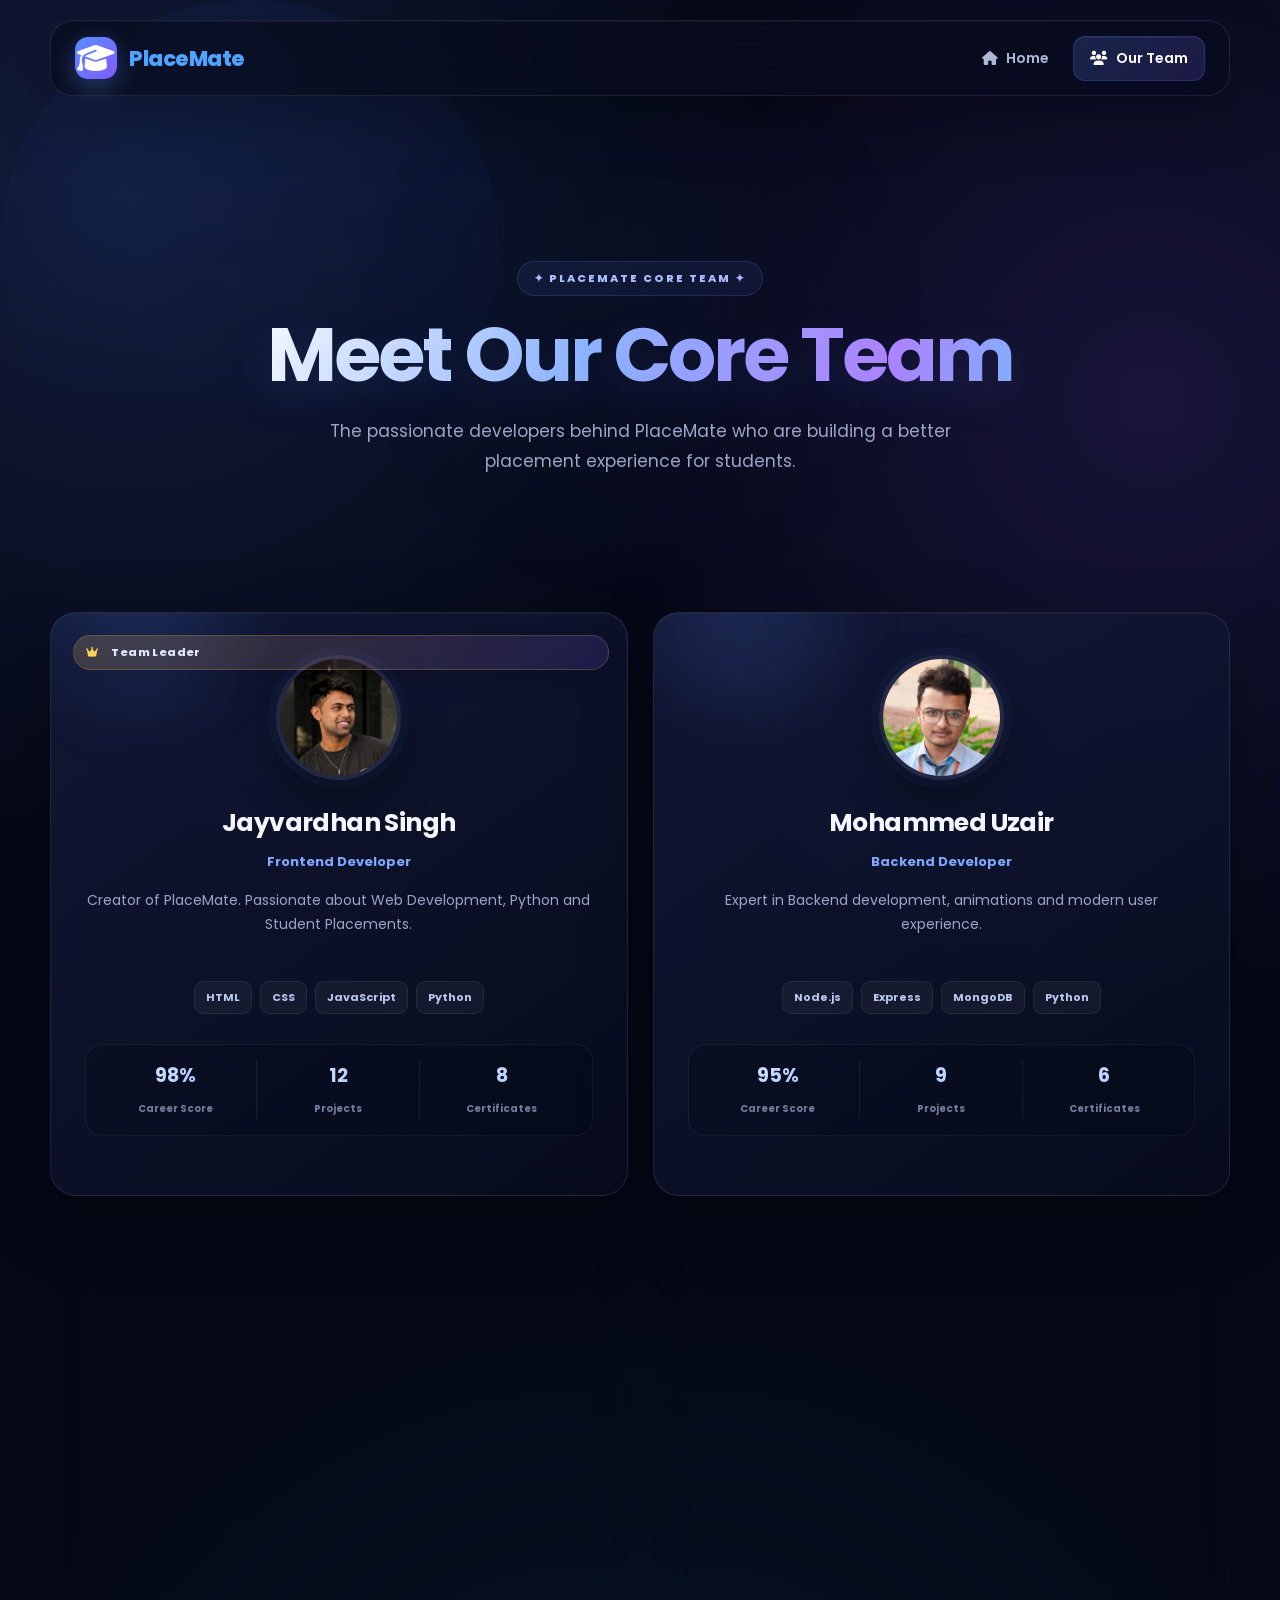
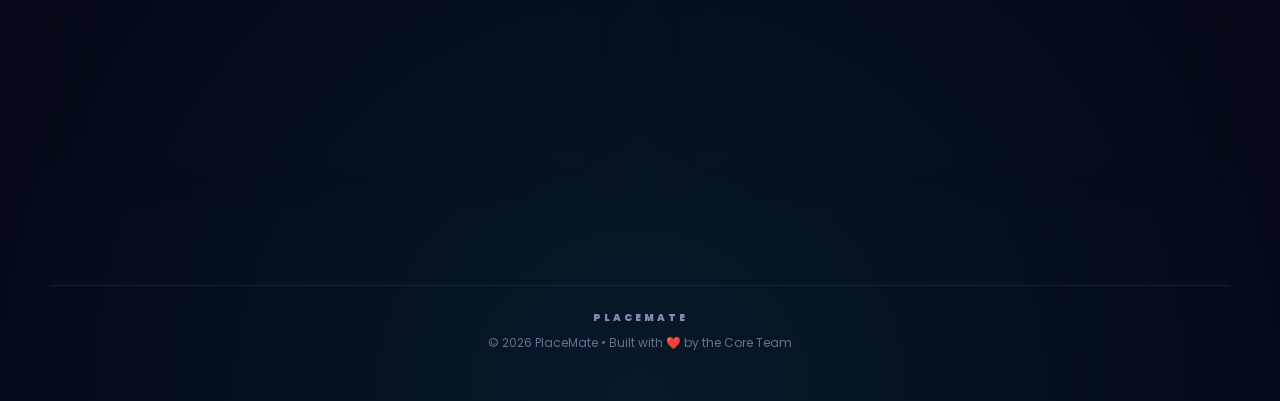
<file: team.html>
<!DOCTYPE html>
<html lang="en">
<head>
    <meta charset="UTF-8">
    <meta name="viewport" content="width=device-width, initial-scale=1.0">

    <title>Our Team | PlaceMate</title>

    <link rel="stylesheet" href="css/team.css">

    <link rel="stylesheet"
          href="https://cdnjs.cloudflare.com/ajax/libs/font-awesome/6.6.0/css/all.min.css">

    <style>
        /* =====================================================
           PlaceMate Premium Team Page
           ===================================================== */

        :root {
            --bg: #050816;
            --bg-soft: #090d20;
            --card: rgba(15, 21, 47, 0.72);
            --card-hover: rgba(20, 28, 60, 0.9);
            --border: rgba(255, 255, 255, 0.09);

            --blue: #5b8cff;
            --blue-light: #20d9ff;
            --purple: #805cff;
            --pink: #c15cff;

            --text: #f5f7ff;
            --muted: #9ba5c7;

            --success: #42e6a4;

            --radius: 26px;
        }

        * {
            margin: 0;
            padding: 0;
            box-sizing: border-box;
        }

        html {
            scroll-behavior: smooth;
        }

        body {
            min-height: 100vh;
            font-family: Inter, "Segoe UI", Arial, sans-serif;
            color: var(--text);
            background:
                radial-gradient(circle at 10% 10%, rgba(91, 140, 255, 0.16), transparent 30%),
                radial-gradient(circle at 90% 20%, rgba(128, 92, 255, 0.15), transparent 30%),
                radial-gradient(circle at 50% 100%, rgba(32, 217, 255, 0.08), transparent 35%),
                var(--bg);
            overflow-x: hidden;
        }

        body::before {
            content: "";
            position: fixed;
            inset: 0;
            pointer-events: none;
            opacity: 0.22;
            background-image:
                linear-gradient(rgba(255,255,255,0.025) 1px, transparent 1px),
                linear-gradient(90deg, rgba(255,255,255,0.025) 1px, transparent 1px);
            background-size: 45px 45px;
            mask-image: linear-gradient(to bottom, black, transparent 90%);
            z-index: -2;
        }

        body::after {
            content: "";
            position: fixed;
            width: 420px;
            height: 420px;
            top: 35%;
            left: 50%;
            transform: translate(-50%, -50%);
            background: rgba(91, 140, 255, 0.08);
            filter: blur(100px);
            border-radius: 50%;
            pointer-events: none;
            z-index: -3;
        }

        a {
            color: inherit;
            text-decoration: none;
        }

        /* =====================================================
           NAVBAR
           ===================================================== */

        .navbar {
            width: min(1180px, calc(100% - 32px));
            height: 76px;
            margin: 20px auto 0;

            display: flex;
            align-items: center;
            justify-content: space-between;

            padding: 0 24px;

            border: 1px solid var(--border);
            border-radius: 22px;

            background: rgba(8, 12, 30, 0.78);
            backdrop-filter: blur(22px);
            -webkit-backdrop-filter: blur(22px);

            box-shadow:
                0 20px 60px rgba(0, 0, 0, 0.28),
                inset 0 1px rgba(255,255,255,0.04);

            position: sticky;
            top: 16px;
            z-index: 100;
        }

        .logo {
            display: flex;
            align-items: center;
            gap: 12px;

            font-size: 21px;
            font-weight: 800;
            letter-spacing: -0.5px;
        }

        .logo i {
            width: 42px;
            height: 42px;

            display: grid;
            place-items: center;

            border-radius: 13px;

            color: white;

            background: linear-gradient(
                135deg,
                var(--blue),
                var(--purple)
            );

            box-shadow:
                0 8px 25px rgba(91, 140, 255, 0.35);
        }

        .navbar ul {
            display: flex;
            align-items: center;
            gap: 8px;
            list-style: none;
        }

        .navbar li a {
            display: flex;
            align-items: center;
            gap: 8px;

            padding: 11px 16px;

            color: #aeb7d7;
            font-size: 14px;
            font-weight: 600;

            border-radius: 12px;

            transition: 0.3s ease;
        }

        .navbar li a:hover {
            color: white;
            background: rgba(255,255,255,0.06);
        }

        .navbar li a.active {
            color: white;
            background:
                linear-gradient(
                    135deg,
                    rgba(91,140,255,0.2),
                    rgba(128,92,255,0.18)
                );

            border: 1px solid rgba(91,140,255,0.2);
            box-shadow: inset 0 1px rgba(255,255,255,0.05);
        }

        /* =====================================================
           HERO
           ===================================================== */

        .hero {
            width: min(1050px, calc(100% - 32px));
            margin: 85px auto 55px;
            text-align: center;
        }

        .hero::before {
            content: "✦  PLACEMATE CORE TEAM  ✦";

            display: inline-flex;
            align-items: center;
            justify-content: center;

            padding: 8px 16px;
            margin-bottom: 20px;

            border: 1px solid rgba(91,140,255,0.2);
            border-radius: 100px;

            color: #aebdff;
            background: rgba(91,140,255,0.08);

            font-size: 11px;
            font-weight: 800;
            letter-spacing: 2px;
        }

        .hero h1 {
            font-size: clamp(42px, 7vw, 76px);
            line-height: 1.02;
            letter-spacing: -3px;
            margin-bottom: 22px;

            background:
                linear-gradient(
                    100deg,
                    #ffffff 10%,
                    #8fb5ff 45%,
                    #b184ff 75%,
                    #55ddff
                );

            -webkit-background-clip: text;
            background-clip: text;
            color: transparent;

            text-shadow: 0 15px 45px rgba(91,140,255,0.15);
        }

        .hero p {
            max-width: 680px;
            margin: auto;

            color: var(--muted);

            font-size: 17px;
            line-height: 1.8;
        }

        /* =====================================================
           TEAM GRID
           ===================================================== */

        .team-grid {
            width: min(1180px, calc(100% - 32px));
            margin: auto;

            display: grid;
            grid-template-columns: repeat(2, 1fr);
            gap: 25px;

            padding-bottom: 80px;
        }

        /* =====================================================
           TEAM CARD
           ===================================================== */

        .team-card {
            position: relative;
            overflow: hidden;

            padding: 34px;

            border: 1px solid var(--border);
            border-radius: var(--radius);

            background:
                linear-gradient(
                    145deg,
                    rgba(20,28,60,0.78),
                    rgba(9,13,32,0.78)
                );

            backdrop-filter: blur(20px);
            -webkit-backdrop-filter: blur(20px);

            box-shadow:
                0 25px 70px rgba(0,0,0,0.28),
                inset 0 1px rgba(255,255,255,0.04);

            transition:
                transform 0.45s cubic-bezier(.2,.8,.2,1),
                border-color 0.3s ease,
                box-shadow 0.3s ease;
        }

        .team-card::before {
            content: "";
            position: absolute;

            width: 180px;
            height: 180px;

            top: -90px;
            right: -70px;

            border-radius: 50%;

            background: rgba(91,140,255,0.13);
            filter: blur(35px);

            transition: 0.5s ease;
        }

        .team-card::after {
            content: "";

            position: absolute;
            left: 0;
            right: 0;
            bottom: 0;

            height: 2px;

            background:
                linear-gradient(
                    90deg,
                    transparent,
                    var(--blue),
                    var(--purple),
                    transparent
                );

            opacity: 0;
            transition: 0.4s ease;
        }

        .team-card:hover {
            transform: translateY(-10px);

            border-color: rgba(91,140,255,0.32);

            box-shadow:
                0 35px 90px rgba(0,0,0,0.4),
                0 0 40px rgba(91,140,255,0.07);
        }

        .team-card:hover::before {
            transform: scale(1.4);
        }

        .team-card:hover::after {
            opacity: 1;
        }

        /* =====================================================
           TEAM IMAGE
           ===================================================== */

        .team-card img {
            width: 125px;
            height: 125px;

            object-fit: cover;

            display: block;
            margin: 8px auto 24px;

            border-radius: 50%;

            border: 4px solid rgba(255,255,255,0.08);

            background: #101735;

            box-shadow:
                0 0 0 8px rgba(91,140,255,0.04),
                0 20px 45px rgba(0,0,0,0.35);

            transition: 0.45s ease;
        }

        .team-card:hover img {
            transform: scale(1.05);
            border-color: rgba(91,140,255,0.5);

            box-shadow:
                0 0 0 8px rgba(91,140,255,0.07),
                0 0 35px rgba(91,140,255,0.18);
        }

        /* =====================================================
           TEAM LEADER BADGE
           ===================================================== */

        .badge {
            position: absolute;
            top: 22px;
            left: 22px;

            display: inline-flex;
            align-items: center;
            gap: 7px;

            padding: 8px 12px;

            color: #dfe6ff;

            font-size: 11px;
            font-weight: 800;
            letter-spacing: 0.4px;

            border-radius: 100px;

            background:
                linear-gradient(
                    135deg,
                    rgba(255,190,70,0.18),
                    rgba(128,92,255,0.15)
                );

            border: 1px solid rgba(255,190,70,0.2);

            box-shadow: 0 8px 25px rgba(0,0,0,0.15);
        }

        .badge i {
            color: #ffd15c;
        }

        /* =====================================================
           TEXT
           ===================================================== */

        .team-card h2 {
            text-align: center;

            font-size: 25px;
            letter-spacing: -0.6px;

            margin-bottom: 7px;
        }

        .team-card h4 {
            text-align: center;

            font-size: 13px;
            font-weight: 700;

            color: #7fa7ff;

            margin-bottom: 17px;
        }

        .team-card p {
            min-height: 62px;

            text-align: center;

            color: var(--muted);

            font-size: 14px;
            line-height: 1.7;

            margin-bottom: 22px;
        }

        /* =====================================================
           SKILLS
           ===================================================== */

        .skills {
            display: flex;
            flex-wrap: wrap;
            justify-content: center;
            gap: 8px;

            margin-bottom: 26px;
        }

        .skills span {
            padding: 7px 11px;

            color: #b9c7ef;

            background: rgba(255,255,255,0.045);

            border: 1px solid rgba(255,255,255,0.07);
            border-radius: 9px;

            font-size: 11px;
            font-weight: 700;

            transition: 0.25s ease;
        }

        .skills span:hover {
            color: white;

            border-color: rgba(91,140,255,0.3);

            background: rgba(91,140,255,0.1);

            transform: translateY(-2px);
        }

        /* =====================================================
           STATS
           ===================================================== */

        .stats {
            display: grid;
            grid-template-columns: repeat(3, 1fr);

            margin-bottom: 25px;

            padding: 16px 8px;

            border: 1px solid rgba(255,255,255,0.06);
            border-radius: 17px;

            background: rgba(0,0,0,0.15);
        }

        .stats div {
            text-align: center;

            border-right: 1px solid rgba(255,255,255,0.07);
        }

        .stats div:last-child {
            border-right: 0;
        }

        .stats h3 {
            font-size: 19px;
            margin-bottom: 4px;

            background:
                linear-gradient(
                    135deg,
                    #fff,
                    #7fa7ff
                );

            -webkit-background-clip: text;
            background-clip: text;
            color: transparent;
        }

        .stats small {
            color: #737e9f;
            font-size: 10px;
            font-weight: 700;
        }

        /* =====================================================
           BUTTON
           ===================================================== */

        .btn {
            position: relative;

            display: flex;
            align-items: center;
            justify-content: center;
            gap: 9px;

            width: 100%;

            padding: 14px 18px;

            color: white;

            font-size: 13px;
            font-weight: 800;

            border-radius: 14px;

            background:
                linear-gradient(
                    135deg,
                    var(--blue),
                    var(--purple)
                );

            box-shadow:
                0 12px 30px rgba(91,140,255,0.2);

            overflow: hidden;

            transition: 0.3s ease;
        }

        .btn::before {
            content: "";

            position: absolute;
            top: 0;
            left: -100%;

            width: 60%;
            height: 100%;

            background: linear-gradient(
                90deg,
                transparent,
                rgba(255,255,255,0.22),
                transparent
            );

            transform: skewX(-20deg);

            transition: 0.55s ease;
        }

        .btn:hover {
            transform: translateY(-2px);

            box-shadow:
                0 17px 38px rgba(91,140,255,0.3);
        }

        .btn:hover::before {
            left: 140%;
        }

        .btn::after {
            content: "→";
            font-size: 17px;
            transition: 0.25s ease;
        }

        .btn:hover::after {
            transform: translateX(4px);
        }

        /* =====================================================
           FOOTER
           ===================================================== */

        footer {
            width: min(1180px, calc(100% - 32px));

            margin: 0 auto 25px;
            padding: 24px;

            text-align: center;

            border-top: 1px solid rgba(255,255,255,0.07);

            color: #66708f;

            font-size: 12px;
        }

        footer::before {
            content: "PLACEMATE";
            display: block;

            margin-bottom: 8px;

            color: #7d8bb2;

            font-size: 10px;
            font-weight: 900;
            letter-spacing: 3px;
        }

        /* =====================================================
           RESPONSIVE
           ===================================================== */

        @media (max-width: 850px) {

            .navbar {
                height: auto;
                min-height: 70px;
                padding: 12px 16px;

                flex-wrap: wrap;
                gap: 10px;
            }

            .navbar ul {
                width: 100%;
                justify-content: center;

                overflow-x: auto;
                padding-bottom: 2px;
            }

            .navbar li a {
                padding: 9px 12px;
                font-size: 12px;
                white-space: nowrap;
            }

            .hero {
                margin-top: 65px;
            }

            .team-grid {
                grid-template-columns: 1fr;
                max-width: 600px;
            }
        }

        @media (max-width: 520px) {

            .navbar {
                width: calc(100% - 20px);
                margin-top: 10px;
                border-radius: 17px;
            }

            .logo {
                font-size: 18px;
            }

            .logo i {
                width: 37px;
                height: 37px;
            }

            .hero {
                width: calc(100% - 26px);
                margin-top: 55px;
                margin-bottom: 40px;
            }

            .hero::before {
                font-size: 9px;
                letter-spacing: 1.3px;
            }

            .hero h1 {
                font-size: 43px;
                letter-spacing: -2px;
            }

            .hero p {
                font-size: 14px;
                line-height: 1.7;
            }

            .team-grid {
                width: calc(100% - 20px);
                gap: 17px;
                padding-bottom: 55px;
            }

            .team-card {
                padding: 26px 19px;
                border-radius: 22px;
            }

            .team-card img {
                width: 110px;
                height: 110px;
            }

            .team-card h2 {
                font-size: 22px;
            }

            .team-card p {
                font-size: 13px;
            }

            .badge {
                top: 16px;
                left: 16px;
                font-size: 9px;
            }

            .stats {
                padding: 13px 4px;
            }

            .stats h3 {
                font-size: 16px;
            }

            .stats small {
                font-size: 9px;
            }

            footer {
                width: calc(100% - 25px);
                font-size: 10px;
            }
        }

        /* =====================================================
           ACCESSIBILITY
           ===================================================== */

        a:focus-visible {
            outline: 2px solid var(--blue-light);
            outline-offset: 4px;
        }

        /* =====================================================
           REDUCED MOTION
           ===================================================== */

        @media (prefers-reduced-motion: reduce) {
            *,
            *::before,
            *::after {
                scroll-behavior: auto !important;
                transition: none !important;
                animation: none !important;
            }
        }
    </style>
</head>

<body>

<!-- =====================================================
     NAVBAR
     ===================================================== -->

<nav class="navbar">

    <div class="logo">
        <i class="fa-solid fa-graduation-cap"></i>
        <span>PlaceMate</span>
    </div>

    <ul>
        

        <li>
            <a href="index.html">
                <i class="fa-solid fa-house"></i>
                Home
            </a>
        </li>

        <li>
            <a href="team.html" class="active">
                <i class="fa-solid fa-users"></i>
                Our Team
            </a>
        </li>
    </ul>

</nav>


<!-- =====================================================
     HERO
     ===================================================== -->

<section class="hero">

    <h1>Meet Our Core Team</h1>

    <p>
        The passionate developers behind PlaceMate who are building
        a better placement experience for students.
    </p>

</section>


<!-- =====================================================
     TEAM
     ===================================================== -->

<section class="team-grid">


    <!-- =================================================
         JAYVARDHAN
         ================================================= -->

    <div class="team-card">

        <div class="badge">
            <i class="fa-solid fa-crown"></i>
            Team Leader
        </div>

        <img
            src="images/jay.png"
            alt="Jayvardhan Singh"
        >

        <h2>Jayvardhan Singh</h2>

        <h4>Frontend Developer</h4>

        <p>
            Creator of PlaceMate.
            Passionate about Web Development,
            Python and Student Placements.
        </p>

        <div class="skills">
            <span>HTML</span>
            <span>CSS</span>
            <span>JavaScript</span>
            <span>Python</span>
        </div>

        <div class="stats">

            <div>
                <h3>98%</h3>
                <small>Career Score</small>
            </div>

            <div>
                <h3>12</h3>
                <small>Projects</small>
            </div>

            <div>
                <h3>8</h3>
                <small>Certificates</small>
            </div>

        </div>

       

    </div>


    <!-- =================================================
         UZAIR
         ================================================= -->

    <div class="team-card">

        <img
            src="images/uzair.png"
            alt="Mohammed Uzair"
        >

        <h2>Mohammed Uzair</h2>

        <h4>Backend Developer</h4>

        <p>
            Expert in Backend development,
            animations and modern user experience.
        </p>

        <div class="skills">
            <span>Node.js</span>
            <span>Express</span>
            <span>MongoDB</span>
            <span>Python</span>
        </div>

        <div class="stats">

            <div>
                <h3>95%</h3>
                <small>Career Score</small>
            </div>

            <div>
                <h3>9</h3>
                <small>Projects</small>
            </div>

            <div>
                <h3>6</h3>
                <small>Certificates</small>
            </div>

        </div>

        

    </div>


    <!-- =================================================
         UTSAV
         ================================================= -->

    <div class="team-card">

        <img
            src="images/utsav.png"
            alt="Utsav Saraswat"
        >

        <h2>Utsav Saraswat</h2>

        <h4>Database Management</h4>

        <p>
            Builds and maintains the database structure
            of PlaceMate, APIs and database management specialist.
        </p>

        <div class="skills">
            <span>Node.js</span>
            <span>Express</span>
            <span>MySQL</span>
        </div>

        <div class="stats">

            <div>
                <h3>96%</h3>
                <small>Career Score</small>
            </div>

            <div>
                <h3>11</h3>
                <small>Projects</small>
            </div>

            <div>
                <h3>7</h3>
                <small>Certificates</small>
            </div>

        </div>

       

    </div>


    <!-- =================================================
         AAKASH
         ================================================= -->

    <div class="team-card">

        <img
            src="images/aakash.png"
            alt="Aakash Yadav"
        >

        <h2>Aakash Yadav</h2>

        <h4>Project Testing & Documentation</h4>

        <p>
            Creates beautiful user interfaces,
            validates project quality and maintains
            modern product documentation.
        </p>

        <div class="skills">
            <span>Testing</span>
            <span>Documentation</span>
            <span>Quality Assurance</span>
        </div>

        <div class="stats">

            <div>
                <h3>94%</h3>
                <small>Career Score</small>
            </div>

            <div>
                <h3>10</h3>
                <small>Projects</small>
            </div>

            <div>
                <h3>5</h3>
                <small>Certificates</small>
            </div>

        </div>

        

    </div>

</section>


<!-- =====================================================
     FOOTER
     ===================================================== -->

<footer>

    <p>
        © 2026 PlaceMate • Built with ❤️ by the Core Team
    </p>

</footer>


<!-- Existing Team JavaScript -->
<script src="js/team.js"></script>

</body>
</html>
</file>
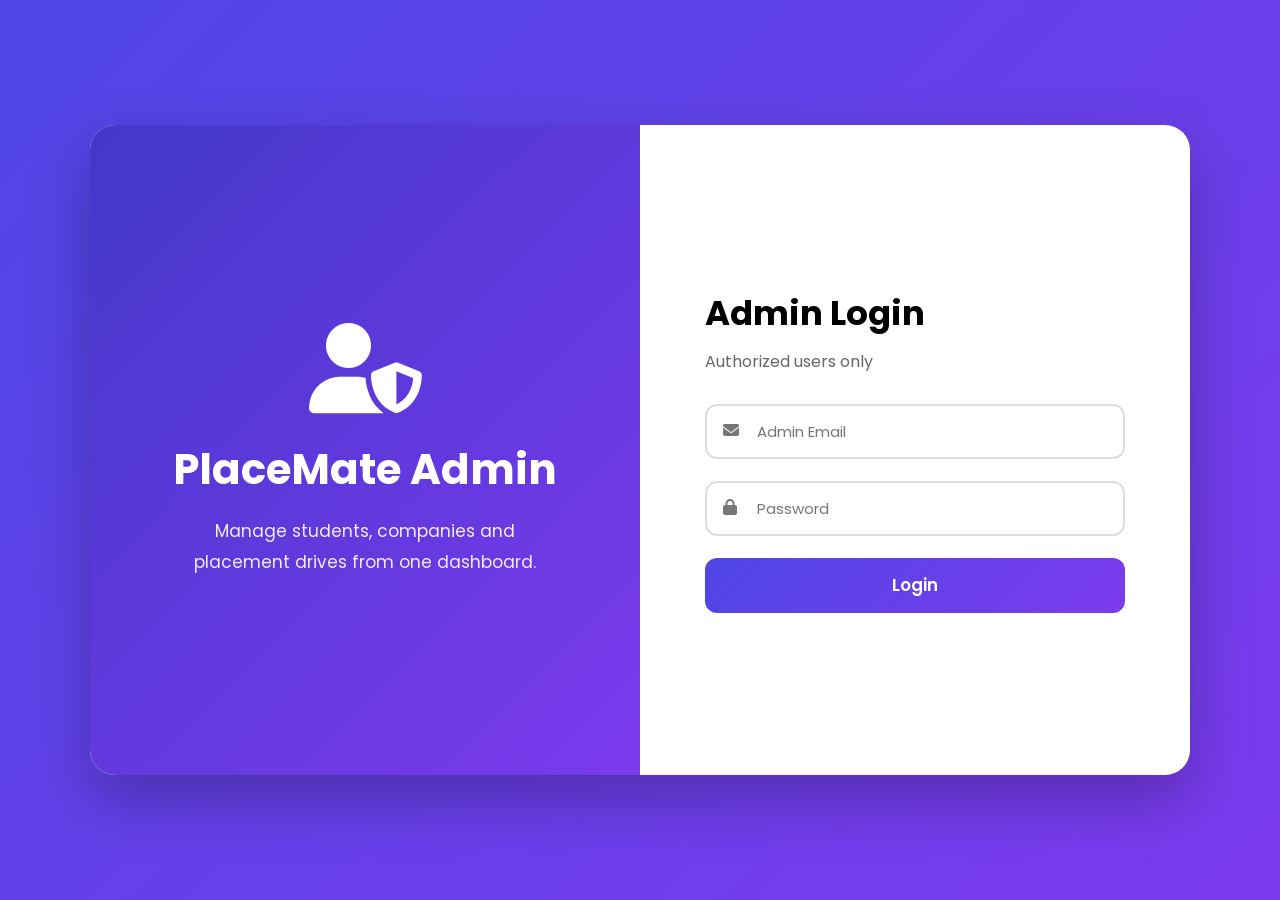
<file: admin/admin-login.html>
<!DOCTYPE html>
<html lang="en">

<head>

<meta charset="UTF-8">

<meta name="viewport"
content="width=device-width, initial-scale=1.0">

<title>PlaceMate Admin Login</title>

<link rel="stylesheet"
href="../css/admin-login.css">

<link rel="stylesheet"
href="https://cdnjs.cloudflare.com/ajax/libs/font-awesome/6.5.2/css/all.min.css">

</head>

<body>

<div class="login-container">

    <div class="left">

        <div class="overlay">

            <i class="fa-solid fa-user-shield"></i>

            <h1>PlaceMate Admin</h1>

            <p>

                Manage students, companies and placement drives from one dashboard.

            </p>

        </div>

    </div>

    <div class="right">

        <form id="adminLoginForm">

            <h2>Admin Login</h2>

            <p>Authorized users only</p>

            <div class="input-box">

                <i class="fa-solid fa-envelope"></i>

                <input
                    id="email"
                    type="email"
                    placeholder="Admin Email"
                    required>

            </div>

            <div class="input-box">

                <i class="fa-solid fa-lock"></i>

                <input
                    id="password"
                    type="password"
                    placeholder="Password"
                    required>

            </div>

            <button class="login-btn">

                Login

            </button>

        </form>

    </div>

</div>

<div id="toast"></div>

<script src="../js/storage.js"></script>
<script src="../js/admin-login.js"></script>

</body>

</html>
</file>
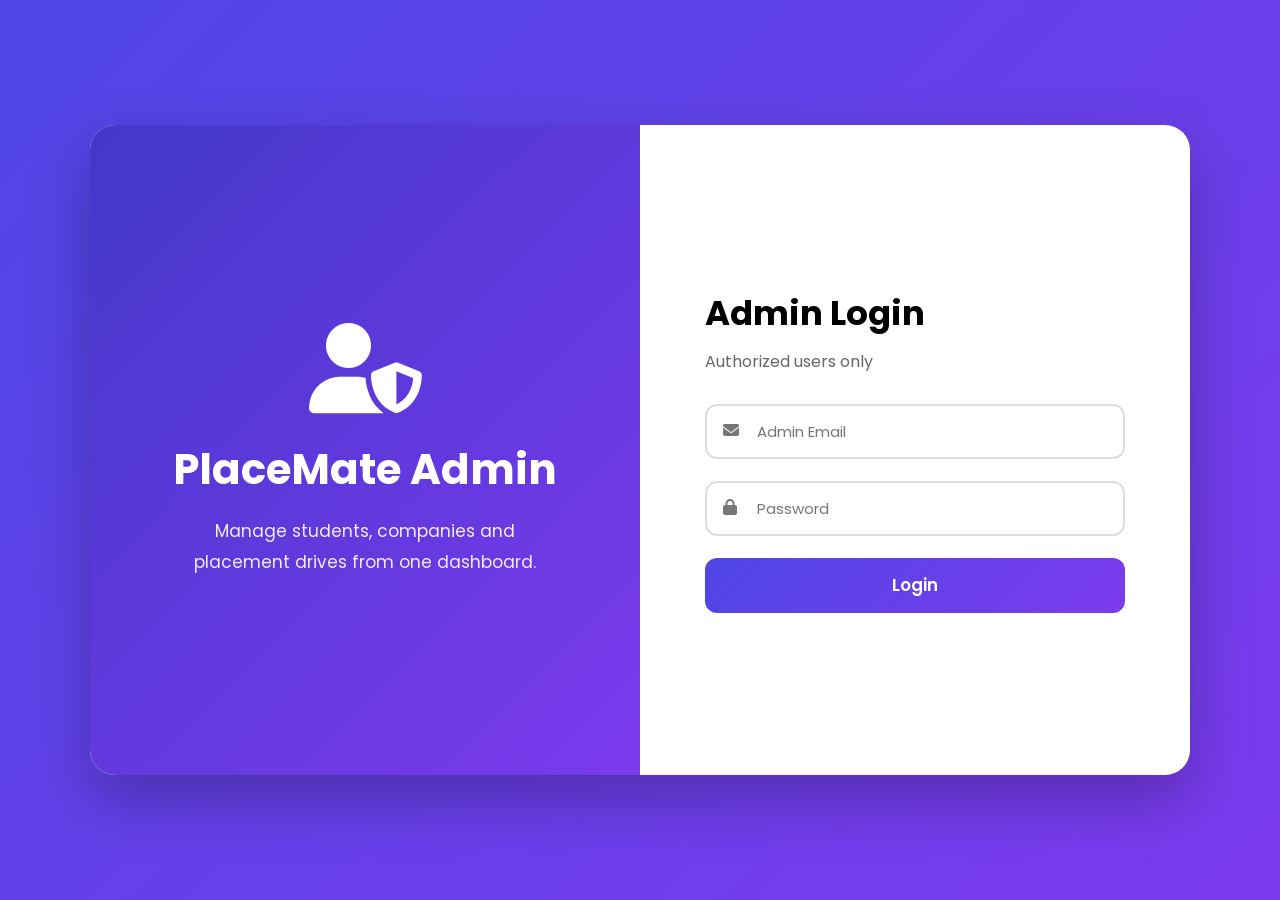
<file: admin/applications.html>
<!DOCTYPE html>
<html lang="en">

<head>

<meta charset="UTF-8">

<meta name="viewport"
content="width=device-width, initial-scale=1.0">

<title>PlaceMate | Applications</title>

<link rel="stylesheet"
href="../css/admin.css">

<link rel="stylesheet"
href="https://cdnjs.cloudflare.com/ajax/libs/font-awesome/6.5.2/css/all.min.css">

</head>

<body>

<!-- Sidebar -->

<aside class="sidebar">

<div class="logo">

<i class="fa-solid fa-user-shield"></i>

<span>PlaceMate</span>

</div>

<ul>

<li><a href="admin-dashboard.html"><i class="fa-solid fa-chart-line"></i><span>Dashboard</span></a></li>

<li><a href="students.html"><i class="fa-solid fa-user-graduate"></i><span>Students</span></a></li>

<li><a href="companies.html"><i class="fa-solid fa-building"></i><span>Companies</span></a></li>

<li class="active"><a href="applications.html"><i class="fa-solid fa-file-lines"></i><span>Applications</span></a></li>

<li><a href="#" onclick="adminLogout()"><i class="fa-solid fa-right-from-bracket"></i><span>Logout</span></a></li>

</ul>

</aside>

<!-- Main -->

<main class="main">

<header class="topbar">

<h1>Application Management</h1>

</header>

<div class="table-toolbar">

<input
type="text"
id="searchApplication"
placeholder="Search Student or Company">

<select id="statusFilter">

<option value="">All Status</option>

<option>Applied</option>

<option>Shortlisted</option>

<option>Interview</option>

<option>Selected</option>

<option>Rejected</option>

</select>

</div>

<div class="table-card">

<table>

<thead>

<tr>

<th>Student</th>

<th>Company</th>

<th>Applied On</th>

<th>Status</th>

<th>Actions</th>

</tr>

</thead>

<tbody id="applicationTable">

</tbody>

</table>

</div>

</main>

<!-- Details Modal -->

<div class="modal" id="applicationModal">

<div class="modal-content">

<span class="close-modal">&times;</span>

<div id="applicationBody"></div>

</div>

</div>

<div id="toast"></div>

<script src="../js/storage.js"></script>
<script src="../js/companies.js"></script>
<script src="../js/admin-applications.js"></script>

</body>

</html>
</file>
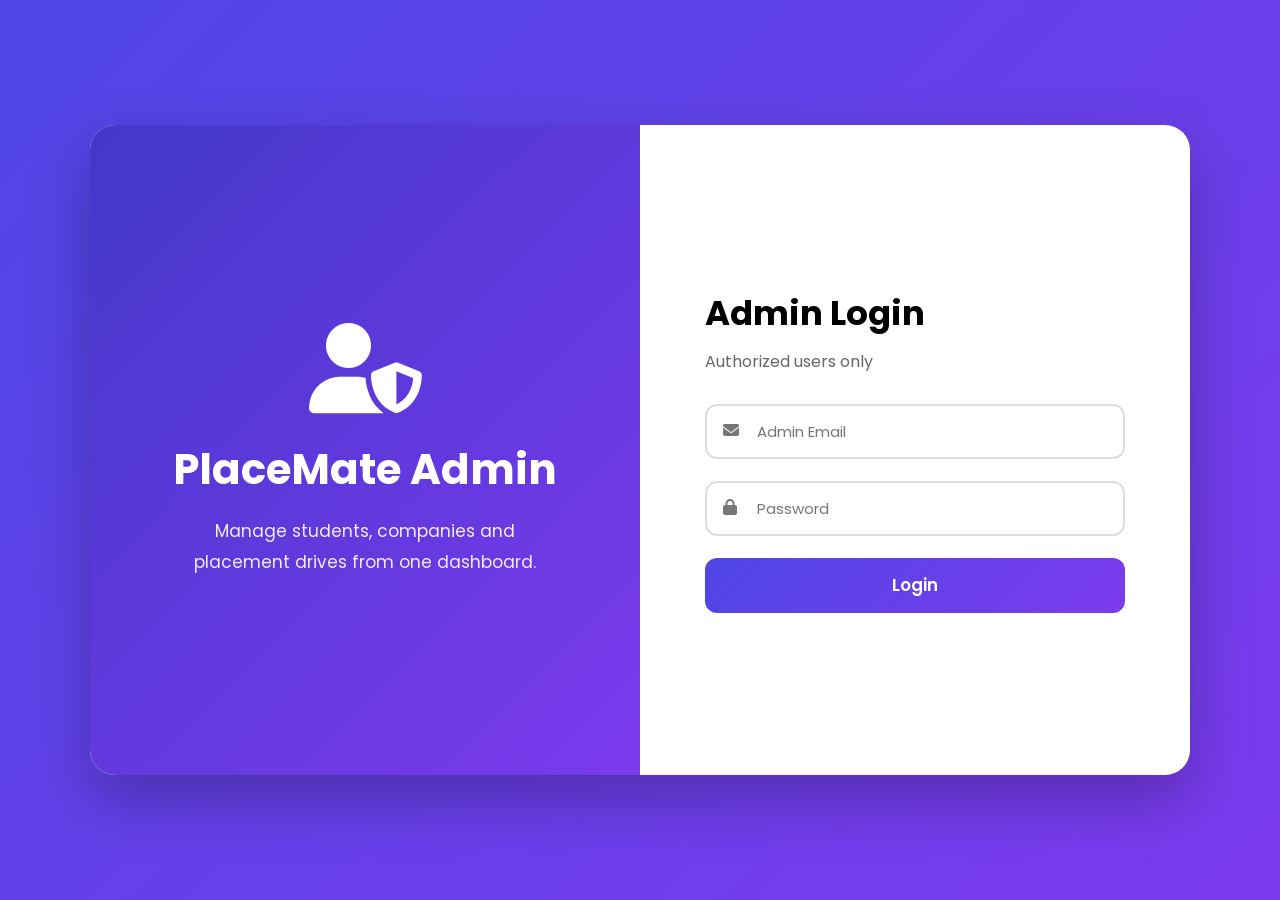
<file: admin/drives.html>
<!DOCTYPE html>
<html lang="en">

<head>

<meta charset="UTF-8">

<meta name="viewport" content="width=device-width, initial-scale=1.0">

<title>PlaceMate | Placement Drives</title>

<link rel="stylesheet" href="../css/admin.css">

<link rel="stylesheet"
href="https://cdnjs.cloudflare.com/ajax/libs/font-awesome/6.5.2/css/all.min.css">

</head>

<body>

<!-- Sidebar -->

<aside class="sidebar">

<div class="logo">

<i class="fa-solid fa-user-shield"></i>

<span>PlaceMate</span>

</div>

<ul>

<li><a href="admin-dashboard.html"><i class="fa-solid fa-chart-line"></i><span>Dashboard</span></a></li>

<li><a href="students.html"><i class="fa-solid fa-user-graduate"></i><span>Students</span></a></li>

<li><a href="companies.html"><i class="fa-solid fa-building"></i><span>Companies</span></a></li>

<li><a href="applications.html"><i class="fa-solid fa-file-lines"></i><span>Applications</span></a></li>

<li class="active"><a href="drives.html"><i class="fa-solid fa-calendar-days"></i><span>Placement Drives</span></a></li>

<li><a href="#" onclick="adminLogout()"><i class="fa-solid fa-right-from-bracket"></i><span>Logout</span></a></li>

</ul>

</aside>

<main class="main">

<header class="topbar">

<h1>Placement Drives</h1>

<button id="addDriveBtn" class="primary-btn">

<i class="fa-solid fa-plus"></i>

New Drive

</button>

</header>

<div class="table-card">

<table>

<thead>

<tr>

<th>Company</th>

<th>Date</th>

<th>Time</th>

<th>Venue</th>

<th>Mode</th>

<th>Status</th>

<th>Actions</th>

</tr>

</thead>

<tbody id="driveTable">

</tbody>

</table>

</div>

</main>

<!-- Modal -->

<div class="modal" id="driveModal">

<div class="modal-content">

<span class="close-modal">&times;</span>

<h2 id="modalTitle">Placement Drive</h2>

<form id="driveForm">

<input type="hidden" id="driveId">

<div class="input-group">

<label>Company</label>

<input type="text" id="driveCompany" required>

</div>

<div class="input-group">

<label>Date</label>

<input type="date" id="driveDate" required>

</div>

<div class="input-group">

<label>Time</label>

<input type="time" id="driveTime" required>

</div>

<div class="input-group">

<label>Venue</label>

<input type="text" id="driveVenue">

</div>

<div class="input-group">

<label>Mode</label>

<select id="driveMode">

<option>Offline</option>

<option>Online</option>

<option>Hybrid</option>

</select>

</div>

<div class="input-group">

<label>Status</label>

<select id="driveStatus">

<option>Upcoming</option>

<option>Ongoing</option>

<option>Completed</option>

</select>

</div>

<button class="primary-btn">

Save Drive

</button>

</form>

</div>

</div>

<div id="toast"></div>

<script src="../js/storage.js"></script>

<script src="../js/admin-drives.js"></script>

</body>

</html>
</file>
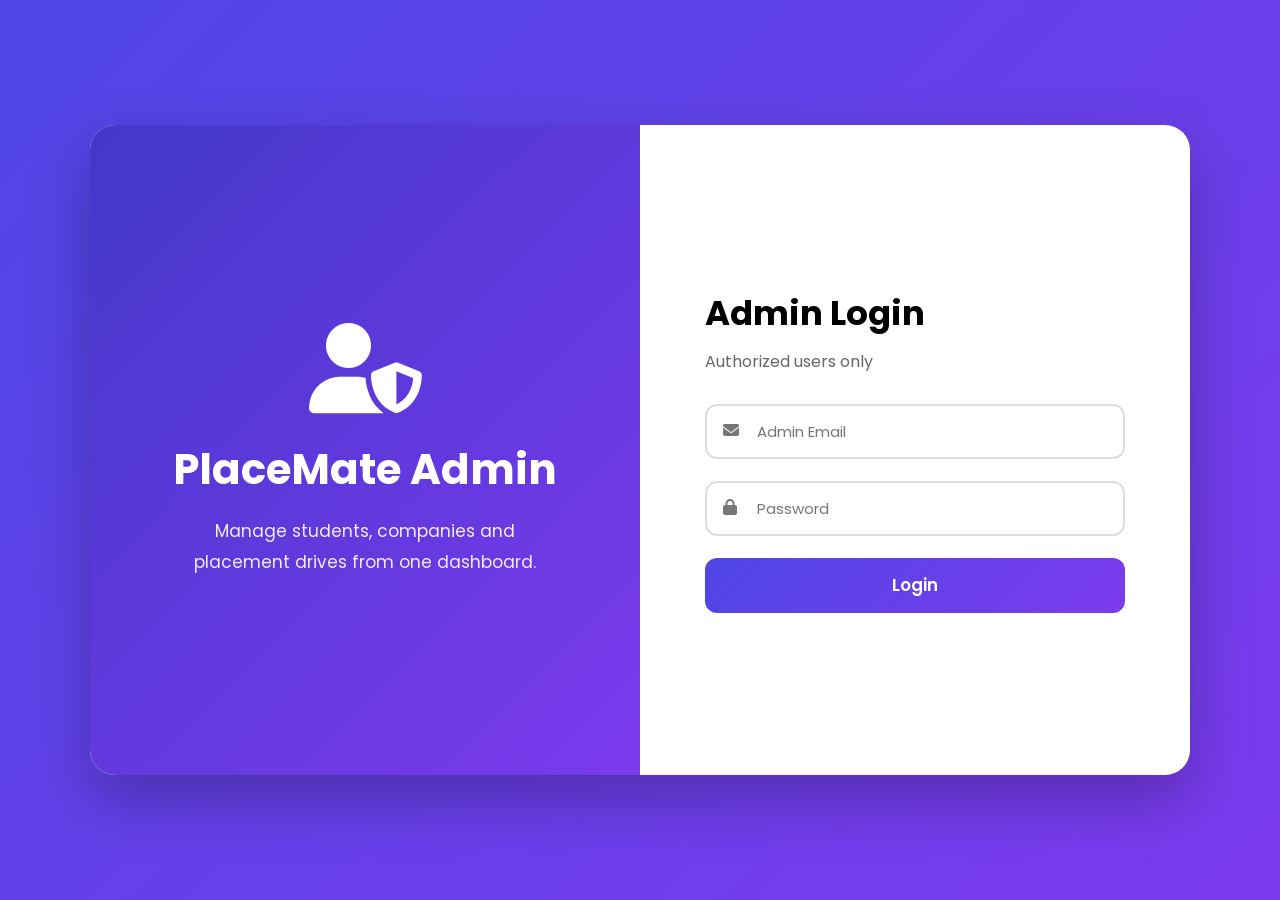
<file: admin/notices.html>
<!DOCTYPE html>
<html lang="en">

<head>

<meta charset="UTF-8">
<meta name="viewport" content="width=device-width, initial-scale=1.0">

<title>PlaceMate | Notice Board</title>

<link rel="stylesheet" href="../css/admin.css">

<link rel="stylesheet"
href="https://cdnjs.cloudflare.com/ajax/libs/font-awesome/6.5.2/css/all.min.css">

</head>

<body>

<!-- Sidebar -->

<aside class="sidebar">

<div class="logo">
<i class="fa-solid fa-user-shield"></i>
<span>PlaceMate</span>
</div>

<ul>

<li><a href="admin-dashboard.html"><i class="fa-solid fa-chart-line"></i><span>Dashboard</span></a></li>

<li><a href="students.html"><i class="fa-solid fa-user-graduate"></i><span>Students</span></a></li>

<li><a href="companies.html"><i class="fa-solid fa-building"></i><span>Companies</span></a></li>

<li><a href="applications.html"><i class="fa-solid fa-file-lines"></i><span>Applications</span></a></li>

<li><a href="drives.html"><i class="fa-solid fa-calendar-days"></i><span>Placement Drives</span></a></li>

<li class="active"><a href="notices.html"><i class="fa-solid fa-bullhorn"></i><span>Notice Board</span></a></li>

<li><a href="#" onclick="adminLogout()"><i class="fa-solid fa-right-from-bracket"></i><span>Logout</span></a></li>

</ul>

</aside>

<main class="main">

<header class="topbar">

<h1>Notice Board</h1>

<button class="primary-btn" id="addNoticeBtn">

<i class="fa-solid fa-plus"></i>

Add Notice

</button>

</header>

<div class="table-card">

<table>

<thead>

<tr>

<th>Title</th>

<th>Date</th>

<th>Expiry</th>

<th>Priority</th>

<th>Actions</th>

</tr>

</thead>

<tbody id="noticeTable">

</tbody>

</table>

</div>

</main>

<!-- Modal -->

<div class="modal" id="noticeModal">

<div class="modal-content">

<span class="close-modal">&times;</span>

<h2>Notice</h2>

<form id="noticeForm">

<input type="hidden" id="noticeId">

<div class="input-group">

<label>Title</label>

<input type="text" id="noticeTitle" required>

</div>

<div class="input-group">

<label>Description</label>

<textarea id="noticeDescription" rows="5" required></textarea>

</div>

<div class="input-group">

<label>Expiry Date</label>

<input type="date" id="noticeExpiry">

</div>

<div class="input-group">

<label>Priority</label>

<select id="noticePriority">

<option>Normal</option>

<option>Important</option>

<option>Urgent</option>

</select>

</div>

<button class="primary-btn">

Save Notice

</button>

</form>

</div>

</div>

<div id="toast"></div>

<script src="../js/storage.js"></script>
<script src="../js/admin-notices.js"></script>

</body>

</html>
</file>
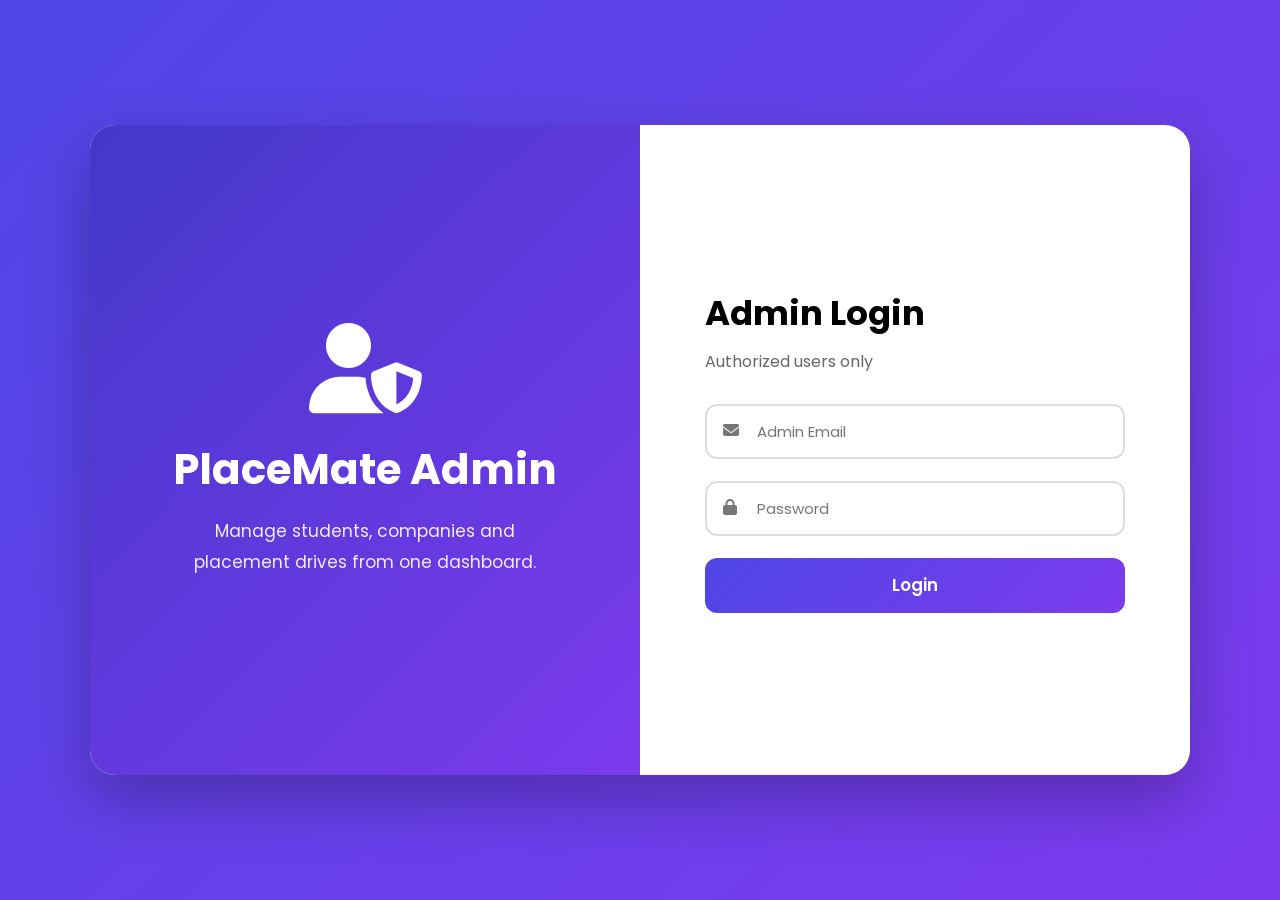
<file: admin/students.html>
<!DOCTYPE html>
<html lang="en">

<head>

<meta charset="UTF-8">

<meta name="viewport"
content="width=device-width, initial-scale=1.0">

<title>PlaceMate | Students</title>

<link rel="stylesheet"
href="../css/admin.css">

<link rel="stylesheet"
href="https://cdnjs.cloudflare.com/ajax/libs/font-awesome/6.5.2/css/all.min.css">

</head>

<body>

<!-- Sidebar -->

<aside class="sidebar">

<div class="logo">

<i class="fa-solid fa-user-shield"></i>

<span>PlaceMate</span>

</div>

<ul>

<li>

<a href="admin-dashboard.html">

<i class="fa-solid fa-chart-line"></i>

<span>Dashboard</span>

</a>

</li>

<li class="active">

<a href="students.html">

<i class="fa-solid fa-user-graduate"></i>

<span>Students</span>

</a>

</li>

<li>

<a href="companies.html">

<i class="fa-solid fa-building"></i>

<span>Companies</span>

</a>

</li>

<li>

<a href="applications.html">

<i class="fa-solid fa-file-lines"></i>

<span>Applications</span>

</a>

</li>

<li>

<a href="#"
onclick="adminLogout()">

<i class="fa-solid fa-right-from-bracket"></i>

<span>Logout</span>

</a>

</li>

</ul>

</aside>

<!-- Main -->

<main class="main">

<header class="topbar">

<h1>Student Management</h1>

</header>

<!-- Filters -->

<div class="table-toolbar">

<input
type="text"
id="searchStudent"
placeholder="Search student...">

<select id="branchFilter">

<option value="">All Branches</option>

<option>BCA</option>

<option>B.Tech</option>

<option>BBA</option>

<option>MCA</option>

</select>

<select id="semesterFilter">

<option value="">All Semester</option>

<option>1</option>

<option>2</option>

<option>3</option>

<option>4</option>

<option>5</option>

<option>6</option>

<option>7</option>

<option>8</option>

</select>

</div>

<!-- Student Table -->

<div class="table-card">

<table>

<thead>

<tr>

<th>Photo</th>

<th>Name</th>

<th>Email</th>

<th>Branch</th>

<th>Semester</th>

<th>CGPA</th>

<th>Applications</th>

<th>Actions</th>

</tr>

</thead>

<tbody id="studentTable">

</tbody>

</table>

</div>

</main>

<!-- Modal -->

<div id="modal" class="modal">

<div class="modal-content">

<span class="close-modal">

&times;

</span>

<div id="modalBody"></div>

</div>

</div>

<div id="toast"></div>

<script src="../js/storage.js"></script>

<script src="../js/students.js"></script>

</body>

</html>
</file>
<file: css/applications.css>
/* ======================================
   Google Font
====================================== */

@import url('https://fonts.googleapis.com/css2?family=Poppins:wght@300;400;500;600;700;800&display=swap');

/* ======================================
   Reset
====================================== */

*{
    margin:0;
    padding:0;
    box-sizing:border-box;
    font-family:'Poppins',sans-serif;
}

body{

    background:#f5f7fb;

    color:#222;

}

/* ======================================
   Navbar
====================================== */

.navbar{

    display:flex;

    justify-content:space-between;

    align-items:center;

    padding:20px 8%;

    background:#fff;

    box-shadow:0 5px 20px rgba(0,0,0,.08);

    position:sticky;

    top:0;

    z-index:1000;

}

.logo{

    display:flex;

    align-items:center;

    gap:10px;

    font-size:24px;

    font-weight:700;

    color:#4f46e5;

}

.logo i{

    font-size:28px;

}

nav{

    display:flex;

    gap:30px;

}

nav a{

    text-decoration:none;

    color:#555;

    font-weight:500;

    transition:.3s;

}

nav a:hover,
nav .active{

    color:#4f46e5;

}

/* ======================================
   Hero
====================================== */

.hero{

    text-align:center;

    padding:60px 20px;

}

.hero h1{

    font-size:42px;

    margin-bottom:12px;

}

.hero p{

    color:#666;

}

/* ======================================
   Statistics
====================================== */

.stats{

    width:85%;

    margin:auto;

    display:grid;

    grid-template-columns:repeat(auto-fit,minmax(220px,1fr));

    gap:25px;

    margin-bottom:45px;

}

.stat-card{

    background:#fff;

    padding:30px;

    border-radius:18px;

    text-align:center;

    box-shadow:0 10px 25px rgba(0,0,0,.08);

}

.stat-card h2{

    color:#4f46e5;

    font-size:38px;

    margin-bottom:8px;

}

/* ======================================
   Filter
====================================== */

.filter-section{

    width:85%;

    margin:auto;

    margin-bottom:35px;

}

.filter-section select{

    width:260px;

    padding:14px;

    border:2px solid #ddd;

    border-radius:12px;

    outline:none;

    font-size:15px;

}

.filter-section select:focus{

    border-color:#4f46e5;

}

/* ======================================
   Grid
====================================== */

.applications-grid{

    width:85%;

    margin:auto;

    display:grid;

    grid-template-columns:repeat(auto-fit,minmax(350px,1fr));

    gap:25px;

    padding-bottom:60px;

}

/* ======================================
   Card
====================================== */

.application-card{

    background:#fff;

    border-radius:20px;

    padding:25px;

    box-shadow:0 12px 30px rgba(0,0,0,.08);

    transition:.35s;

}

.application-card:hover{

    transform:translateY(-6px);

    box-shadow:0 20px 35px rgba(79,70,229,.15);

}

.company-top{

    display:flex;

    align-items:center;

    gap:18px;

}

.company-top img{

    width:65px;

    height:65px;

    object-fit:contain;

}

.company-name{

    font-size:22px;

    font-weight:700;

}

.role{

    color:#777;

    margin-top:5px;

}

.info{

    margin-top:20px;

    display:grid;

    gap:10px;

}

.info p{

    color:#555;

}

/* ======================================
   Status Badge
====================================== */

.status{

    display:inline-block;

    margin-top:20px;

    padding:10px 18px;

    border-radius:25px;

    color:#fff;

    font-size:14px;

    font-weight:600;

}

.applied{

    background:#3b82f6;

}

.shortlisted{

    background:#f59e0b;

}

.interview{

    background:#8b5cf6;

}

.selected{

    background:#16a34a;

}

.rejected{

    background:#dc2626;

}

/* ======================================
   Buttons
====================================== */

.card-buttons{

    margin-top:25px;

    display:flex;

    gap:15px;

}

.view-btn,
.withdraw-btn{

    flex:1;

    padding:12px;

    border:none;

    border-radius:10px;

    cursor:pointer;

    font-weight:600;

    transition:.3s;

}

.view-btn{

    background:#4f46e5;

    color:#fff;

}

.withdraw-btn{

    background:#ef4444;

    color:#fff;

}

.view-btn:hover{

    background:#3730a3;

}

.withdraw-btn:hover{

    background:#b91c1c;

}

/* ======================================
   Empty State
====================================== */

.empty-state{

    display:none;

    text-align:center;

    padding:80px 20px;

}

.empty-state i{

    font-size:80px;

    color:#4f46e5;

    margin-bottom:20px;

}

.empty-state h2{

    margin-bottom:15px;

}

.empty-state p{

    color:#666;

    margin-bottom:25px;

}

.empty-state a{

    display:inline-block;

    background:#4f46e5;

    color:#fff;

    text-decoration:none;

    padding:14px 25px;

    border-radius:10px;

}

/* ======================================
   Toast
====================================== */

#toast{

    position:fixed;

    bottom:25px;

    right:25px;

    background:#16a34a;

    color:#fff;

    padding:16px 22px;

    border-radius:10px;

    opacity:0;

    transition:.3s;

}

#toast.show{

    opacity:1;

}

/* ======================================
   Responsive
====================================== */

@media(max-width:768px){

    .navbar{

        flex-direction:column;

        gap:18px;

    }

    nav{

        flex-wrap:wrap;

        justify-content:center;

    }

    .stats{

        width:95%;

    }

    .applications-grid{

        width:95%;

    }

    .filter-section{

        width:95%;

    }

    .hero h1{

        font-size:32px;

    }

}
</file>
<file: css/companies.css>
/* ==========================================
   Google Font
========================================== */

@import url('https://fonts.googleapis.com/css2?family=Poppins:wght@300;400;500;600;700;800&display=swap');

/* ==========================================
   Reset
========================================== */

*{
    margin:0;
    padding:0;
    box-sizing:border-box;
    font-family:'Poppins',sans-serif;
}

body{

    background:#f4f7fb;

    color:#222;

}

/* ==========================================
   Navbar
========================================== */

.navbar{

    display:flex;

    justify-content:space-between;

    align-items:center;

    padding:20px 8%;

    background:#fff;

    box-shadow:0 5px 20px rgba(0,0,0,.08);

    position:sticky;

    top:0;

    z-index:1000;

}

.logo{

    display:flex;

    align-items:center;

    gap:10px;

    font-size:24px;

    font-weight:700;

    color:#4f46e5;

}

.logo i{

    font-size:28px;

}

.nav-links{

    display:flex;

    gap:30px;

}

.nav-links a{

    text-decoration:none;

    color:#555;

    font-weight:500;

    transition:.3s;

}

.nav-links a:hover,
.nav-links .active{

    color:#4f46e5;

}

/* ==========================================
   Search Section
========================================== */

.search-section{

    padding:60px 8%;

    text-align:center;

}

.search-section h1{

    font-size:40px;

    margin-bottom:15px;

}

.search-section p{

    color:#666;

    margin-bottom:35px;

}

.search-box{

    max-width:700px;

    margin:auto;

    background:#fff;

    display:flex;

    align-items:center;

    border-radius:15px;

    overflow:hidden;

    box-shadow:0 10px 30px rgba(0,0,0,.08);

}

.search-box i{

    padding:0 20px;

    color:#666;

}

.search-box input{

    width:100%;

    height:60px;

    border:none;

    outline:none;

    font-size:16px;

}

/* ==========================================
   Filters
========================================== */

.filters{

    display:flex;

    justify-content:center;

    flex-wrap:wrap;

    gap:20px;

    padding:0 8% 50px;

}

.filters select{

    min-width:220px;

    padding:14px;

    border-radius:12px;

    border:2px solid #ddd;

    outline:none;

    cursor:pointer;

    transition:.3s;

}

.filters select:focus{

    border-color:#4f46e5;

}

/* ==========================================
   Company Grid
========================================== */

.company-grid{

    width:85%;

    margin:auto;

    display:grid;

    grid-template-columns:repeat(auto-fit,minmax(320px,1fr));

    gap:30px;

    padding-bottom:70px;

}

/* ==========================================
   Company Card
========================================== */

.company-card{

    background:#fff;

    border-radius:20px;

    padding:25px;

    box-shadow:0 15px 35px rgba(0,0,0,.08);

    transition:.35s;

    position:relative;

}

.company-card:hover{

    transform:translateY(-8px);

    box-shadow:0 25px 45px rgba(79,70,229,.18);

}

.company-header{

    display:flex;

    align-items:center;

    gap:15px;

    margin-bottom:20px;

}

.company-header img{

    width:70px;

    height:70px;

    object-fit:contain;

}

.company-name{

    font-size:22px;

    font-weight:700;

}

.company-role{

    color:#666;

    margin-top:5px;

}

.company-info{

    display:grid;

    gap:10px;

    margin:20px 0;

}

.company-info p{

    color:#444;

    font-size:15px;

}

.skills{

    display:flex;

    flex-wrap:wrap;

    gap:10px;

    margin:20px 0;

}

.skill{

    background:#eef2ff;

    color:#4f46e5;

    padding:8px 15px;

    border-radius:25px;

    font-size:13px;

    font-weight:600;

}

/* ==========================================
   Buttons
========================================== */

.card-buttons{

    display:flex;

    gap:12px;

    margin-top:25px;

}

.details-btn,
.apply-btn{

    flex:1;

    padding:12px;

    border:none;

    border-radius:10px;

    cursor:pointer;

    font-weight:600;

    transition:.3s;

}

.details-btn{

    background:#ececec;

}

.details-btn:hover{

    background:#ddd;

}

.apply-btn{

    background:#4f46e5;

    color:#fff;

}

.apply-btn:hover{

    background:#3730a3;

}

/* ==========================================
   Modal
========================================== */

.modal{

    display:none;

    position:fixed;

    inset:0;

    background:rgba(0,0,0,.45);

    justify-content:center;

    align-items:center;

    z-index:5000;

}

.modal-content{

    background:#fff;

    width:90%;

    max-width:700px;

    border-radius:20px;

    padding:35px;

    position:relative;

    animation:popup .3s ease;

}

.close-modal{

    position:absolute;

    top:18px;

    right:25px;

    font-size:30px;

    cursor:pointer;

}

/* ==========================================
   Toast
========================================== */

#toast{

    position:fixed;

    bottom:30px;

    right:30px;

    background:#16a34a;

    color:#fff;

    padding:15px 25px;

    border-radius:10px;

    opacity:0;

    transition:.3s;

}

#toast.show{

    opacity:1;

}

/* ==========================================
   Animation
========================================== */

@keyframes popup{

    from{

        transform:scale(.8);

        opacity:0;

    }

    to{

        transform:scale(1);

        opacity:1;

    }

}

/* ==========================================
   Responsive
========================================== */

@media(max-width:768px){

    .navbar{

        flex-direction:column;

        gap:20px;

    }

    .nav-links{

        flex-wrap:wrap;

        justify-content:center;

        gap:15px;

    }

    .search-section h1{

        font-size:30px;

    }

    .filters{

        padding:0 20px 40px;

    }

    .company-grid{

        width:95%;

    }

}
</file>
<file: css/profile.css>
/* ======================================
   Google Font
====================================== */

@import url('https://fonts.googleapis.com/css2?family=Poppins:wght@300;400;500;600;700;800&display=swap');

/* ======================================
   Reset
====================================== */

*{
    margin:0;
    padding:0;
    box-sizing:border-box;
    font-family:'Poppins',sans-serif;
}

body{

    min-height:100vh;

    background:#f4f7fc;

    display:flex;

    justify-content:center;

    align-items:center;

    padding:40px;

}

/* ======================================
   Container
====================================== */

.container{

    width:100%;

    max-width:1000px;

}

/* ======================================
   Profile Card
====================================== */

.profile-card{

    background:#fff;

    border-radius:25px;

    padding:40px;

    box-shadow:0 20px 45px rgba(0,0,0,.12);

}

/* ======================================
   Header
====================================== */

.profile-header{

    text-align:center;

    margin-bottom:40px;

}

.profile-header img{

    width:150px;

    height:150px;

    object-fit:cover;

    border-radius:50%;

    border:5px solid #4f46e5;

    margin-bottom:20px;

}

.upload-btn{

    display:inline-block;

    background:#4f46e5;

    color:#fff;

    padding:12px 25px;

    border-radius:10px;

    cursor:pointer;

    transition:.3s;

}

.upload-btn:hover{

    background:#3730a3;

}

/* ======================================
   Form
====================================== */

.row{

    display:grid;

    grid-template-columns:repeat(2,1fr);

    gap:20px;

    margin-bottom:20px;

}

.input-group{

    display:flex;

    flex-direction:column;

    margin-bottom:20px;

}

.input-group label{

    font-weight:600;

    margin-bottom:8px;

}

.input-group input,
.input-group textarea{

    padding:14px;

    border:2px solid #ddd;

    border-radius:12px;

    outline:none;

    transition:.3s;

    font-size:15px;

}

.input-group input:focus,
.input-group textarea:focus{

    border-color:#4f46e5;

}

textarea{

    resize:none;

}

/* ======================================
   Save Button
====================================== */

.save-btn{

    width:100%;

    padding:15px;

    border:none;

    border-radius:12px;

    background:linear-gradient(135deg,#4f46e5,#7c3aed);

    color:#fff;

    font-size:17px;

    font-weight:600;

    cursor:pointer;

    transition:.3s;

}

.save-btn:hover{

    transform:translateY(-3px);

    box-shadow:0 15px 30px rgba(79,70,229,.30);

}

/* ======================================
   Toast
====================================== */

#toast{

    position:fixed;

    bottom:30px;

    right:30px;

    background:#16a34a;

    color:#fff;

    padding:16px 22px;

    border-radius:10px;

    opacity:0;

    pointer-events:none;

    transition:.3s;

}

#toast.show{

    opacity:1;

}

/* ======================================
   Responsive
====================================== */

@media(max-width:768px){

    .row{

        grid-template-columns:1fr;

    }

    .profile-card{

        padding:25px;

    }

    body{

        padding:20px;

    }

}

/* ======================================
   Animation
====================================== */

.profile-card{

    animation:fadeUp .6s ease;

}

@keyframes fadeUp{

    from{

        opacity:0;

        transform:translateY(30px);

    }

    to{

        opacity:1;

        transform:translateY(0);

    }

}
</file>
<file: css/team.css>
/* ===========================
   Google Font
=========================== */

@import url('https://fonts.googleapis.com/css2?family=Poppins:wght@300;400;500;600;700;800&display=swap');

*{
    margin:0;
    padding:0;
    box-sizing:border-box;
    font-family:'Poppins',sans-serif;
}

body{

    background:#071120;
    color:#fff;
    overflow-x:hidden;

}

/* ===========================
Background
=========================== */

body::before{

    content:"";

    position:fixed;

    width:500px;
    height:500px;

    background:#2563eb;

    border-radius:50%;

    filter:blur(180px);

    top:-180px;
    left:-150px;

    opacity:.35;

    z-index:-2;

}

body::after{

    content:"";

    position:fixed;

    width:450px;
    height:450px;

    background:#00bcd4;

    border-radius:50%;

    filter:blur(170px);

    bottom:-150px;
    right:-120px;

    opacity:.25;

    z-index:-2;

}

/* ===========================
Navbar
=========================== */

.navbar{

    display:flex;

    justify-content:space-between;

    align-items:center;

    padding:18px 8%;

    backdrop-filter:blur(15px);

    background:rgba(255,255,255,.05);

    border-bottom:1px solid rgba(255,255,255,.1);

    position:sticky;

    top:0;

    z-index:999;

}

.logo{

    display:flex;

    align-items:center;

    gap:10px;

    font-size:24px;

    font-weight:700;

    color:#4da3ff;

}

.logo i{

    font-size:30px;

}

.navbar ul{

    display:flex;

    gap:35px;

    list-style:none;

}

.navbar a{

    color:white;

    text-decoration:none;

    transition:.3s;

}

.navbar a:hover,
.navbar .active{

    color:#4da3ff;

}

/* ===========================
Hero
=========================== */

.hero{

    text-align:center;

    padding:80px 20px;

}

.hero h1{

    font-size:52px;

    margin-bottom:20px;

}

.hero p{

    color:#b8c2d4;

    max-width:700px;

    margin:auto;

    line-height:1.8;

    font-size:18px;

}

/* ===========================
Grid
=========================== */

.team-grid{

    width:90%;

    max-width:1400px;

    margin:auto;

    display:grid;

    grid-template-columns:repeat(auto-fit,minmax(310px,1fr));

    gap:35px;

    padding-bottom:80px;

}

/* ===========================
Card
=========================== */

.team-card{

    position:relative;

    background:rgba(255,255,255,.06);

    backdrop-filter:blur(18px);

    border:1px solid rgba(255,255,255,.08);

    border-radius:28px;

    padding:35px;

    text-align:center;

    transition:.4s;

    overflow:hidden;

}

.team-card:hover{

    transform:translateY(-12px);

    box-shadow:0 25px 70px rgba(0,119,255,.35);

}

.team-card::before{

    content:"";

    position:absolute;

    top:0;

    left:0;

    width:100%;

    height:6px;

    background:linear-gradient(90deg,#2563eb,#00d4ff);

}

/* ===========================
Image
=========================== */

.team-card img{

    width:140px;

    height:140px;

    object-fit:cover;

    border-radius:50%;

    border:5px solid #2563eb;

    margin-bottom:20px;

}

.team-card h2{

    font-size:28px;

}

.team-card h4{

    color:#58a6ff;

    margin:10px 0 18px;

}

.team-card p{

    color:#c9d4e4;

    line-height:1.7;

}

/* ===========================
Badge
=========================== */

.badge{

    position:absolute;

    top:18px;

    right:18px;

    background:linear-gradient(135deg,#FFD700,#ff9800);

    color:#111;

    font-weight:700;

    padding:8px 16px;

    border-radius:50px;

    font-size:13px;

}

.badge i{

    margin-right:6px;

}

/* ===========================
Skills
=========================== */

.skills{

    display:flex;

    justify-content:center;

    flex-wrap:wrap;

    gap:10px;

    margin:30px 0;

}

.skills span{

    background:#2563eb;

    padding:8px 16px;

    border-radius:40px;

    font-size:14px;

}

/* ===========================
Stats
=========================== */

.stats{

    display:flex;

    justify-content:space-between;

    margin:30px 0;

}

.stats h3{

    font-size:30px;

    color:#58a6ff;

}

.stats small{

    color:#c2cfe0;

}

/* ===========================
Button
=========================== */

.btn{

    display:inline-block;

    width:100%;

    text-decoration:none;

    background:linear-gradient(135deg,#2563eb,#00bcd4);

    color:#fff;

    padding:15px;

    border-radius:14px;

    font-weight:600;

    transition:.35s;

}

.btn:hover{

    transform:scale(1.03);

    box-shadow:0 10px 35px rgba(37,99,235,.5);

}

/* ===========================
Footer
=========================== */

footer{

    text-align:center;

    padding:35px;

    color:#c0ccdc;

    border-top:1px solid rgba(255,255,255,.08);

}

/* ===========================
Responsive
=========================== */

@media(max-width:900px){

.navbar{

    flex-direction:column;

    gap:18px;

}

.hero h1{

    font-size:38px;

}

.hero p{

    font-size:16px;

}

}

@media(max-width:600px){

.team-card{

    padding:28px;

}

.team-card img{

    width:120px;

    height:120px;

}

.stats{

    flex-direction:column;

    gap:18px;

}

.hero{

    padding:60px 15px;

}

.hero h1{

    font-size:30px;

}

}
</file>
<file: css/admin-login.css>
/* ==========================================
   Google Font
========================================== */

@import url('https://fonts.googleapis.com/css2?family=Poppins:wght@300;400;500;600;700;800&display=swap');

/* ==========================================
   Reset
========================================== */

*{
    margin:0;
    padding:0;
    box-sizing:border-box;
    font-family:'Poppins',sans-serif;
}

body{

    min-height:100vh;

    display:flex;

    justify-content:center;

    align-items:center;

    background:linear-gradient(135deg,#4f46e5,#7c3aed);

}

/* ==========================================
   Container
========================================== */

.login-container{

    width:1100px;

    max-width:95%;

    min-height:650px;

    background:#fff;

    border-radius:25px;

    overflow:hidden;

    display:grid;

    grid-template-columns:1fr 1fr;

    box-shadow:0 25px 60px rgba(0,0,0,.25);

}

/* ==========================================
   Left Side
========================================== */

.left{

    background:linear-gradient(135deg,#4338ca,#7c3aed);

    display:flex;

    justify-content:center;

    align-items:center;

    color:#fff;

    padding:50px;

}

.overlay{

    text-align:center;

    max-width:400px;

}

.overlay i{

    font-size:90px;

    margin-bottom:25px;

}

.overlay h1{

    font-size:42px;

    margin-bottom:15px;

}

.overlay p{

    font-size:17px;

    line-height:1.8;

    opacity:.9;

}

/* ==========================================
   Right Side
========================================== */

.right{

    display:flex;

    justify-content:center;

    align-items:center;

    padding:50px;

}

form{

    width:100%;

    max-width:420px;

}

form h2{

    font-size:34px;

    margin-bottom:10px;

}

form p{

    color:#666;

    margin-bottom:30px;

}

/* ==========================================
   Input
========================================== */

.input-box{

    position:relative;

    margin-bottom:22px;

}

.input-box i{

    position:absolute;

    top:18px;

    left:18px;

    color:#777;

}

.input-box input{

    width:100%;

    height:55px;

    padding-left:50px;

    padding-right:15px;

    border:2px solid #ddd;

    border-radius:12px;

    outline:none;

    transition:.3s;

    font-size:15px;

}

.input-box input:focus{

    border-color:#4f46e5;

}

/* ==========================================
   Login Button
========================================== */

.login-btn{

    width:100%;

    height:55px;

    border:none;

    border-radius:12px;

    background:linear-gradient(135deg,#4f46e5,#7c3aed);

    color:#fff;

    font-size:17px;

    font-weight:600;

    cursor:pointer;

    transition:.3s;

}

.login-btn:hover{

    transform:translateY(-3px);

    box-shadow:0 15px 30px rgba(79,70,229,.30);

}

/* ==========================================
   Toast
========================================== */

#toast{

    position:fixed;

    right:30px;

    bottom:30px;

    background:#16a34a;

    color:#fff;

    padding:15px 25px;

    border-radius:10px;

    opacity:0;

    transition:.3s;

}

#toast.show{

    opacity:1;

}

/* ==========================================
   Animation
========================================== */

.login-container{

    animation:fadeUp .6s ease;

}

@keyframes fadeUp{

    from{

        opacity:0;

        transform:translateY(35px);

    }

    to{

        opacity:1;

        transform:translateY(0);

    }

}

/* ==========================================
   Responsive
========================================== */

@media(max-width:900px){

    .login-container{

        grid-template-columns:1fr;

    }

    .left{

        display:none;

    }

}

@media(max-width:500px){

    .right{

        padding:25px;

    }

    form h2{

        font-size:28px;

    }

}
</file>
<file: css/admin.css>
/* ==========================================
   Google Font
========================================== */

@import url('https://fonts.googleapis.com/css2?family=Poppins:wght@300;400;500;600;700;800&display=swap');

/* ==========================================
   Variables
========================================== */

:root{

    --primary:#4f46e5;
    --secondary:#7c3aed;
    --success:#16a34a;
    --warning:#f59e0b;
    --danger:#dc2626;

    --bg:#f5f7fb;
    --white:#ffffff;

    --text:#222;
    --gray:#666;

    --shadow:0 15px 35px rgba(0,0,0,.08);

    --radius:18px;

}

/* ==========================================
   Reset
========================================== */

*{

    margin:0;
    padding:0;
    box-sizing:border-box;
    font-family:'Poppins',sans-serif;

}

body{

    background:var(--bg);

    color:var(--text);

}

/* ==========================================
   Layout
========================================== */

body{

    display:flex;

    min-height:100vh;

}

/* ==========================================
   Sidebar
========================================== */

.sidebar{

    width:270px;

    background:linear-gradient(180deg,#4338ca,#7c3aed);

    color:#fff;

    position:fixed;

    left:0;
    top:0;

    bottom:0;

    padding:30px 20px;

    overflow:auto;

}

.logo{

    display:flex;

    align-items:center;

    gap:12px;

    font-size:28px;

    font-weight:700;

    margin-bottom:45px;

}

.logo i{

    font-size:32px;

}

.sidebar ul{

    list-style:none;

}

.sidebar li{

    margin-bottom:12px;

}

.sidebar a{

    text-decoration:none;

    color:#fff;

    display:flex;

    align-items:center;

    gap:15px;

    padding:14px 18px;

    border-radius:12px;

    transition:.3s;

}

.sidebar a:hover{

    background:rgba(255,255,255,.15);

}

.sidebar .active a{

    background:#fff;

    color:var(--primary);

}

/* ==========================================
   Main
========================================== */

.main{

    margin-left:270px;

    flex:1;

    padding:35px;

}

/* ==========================================
   Topbar
========================================== */

.topbar{

    display:flex;

    justify-content:space-between;

    align-items:center;

    margin-bottom:35px;

}

.topbar h1{

    font-size:34px;

}

.admin-profile{

    display:flex;

    align-items:center;

    gap:15px;

}

.admin-profile img{

    width:60px;

    height:60px;

    border-radius:50%;

    object-fit:cover;

}

.admin-profile h3{

    font-size:18px;

}

.admin-profile p{

    color:var(--gray);

}

/* ==========================================
   Statistics
========================================== */

.stats{

    display:grid;

    grid-template-columns:repeat(auto-fit,minmax(220px,1fr));

    gap:25px;

    margin-bottom:35px;

}

.stat-card{

    background:var(--white);

    border-radius:var(--radius);

    padding:30px;

    box-shadow:var(--shadow);

    transition:.35s;

    position:relative;

    overflow:hidden;

}

.stat-card:hover{

    transform:translateY(-8px);

}

.stat-card i{

    font-size:38px;

    color:var(--primary);

    margin-bottom:18px;

}

.stat-card h2{

    font-size:34px;

}

.stat-card p{

    margin-top:8px;

    color:var(--gray);

}

/* ==========================================
   Dashboard Grid
========================================== */

.dashboard-grid{

    display:grid;

    grid-template-columns:repeat(2,1fr);

    gap:25px;

    margin-bottom:35px;

}

.panel{

    background:#fff;

    border-radius:18px;

    padding:25px;

    box-shadow:var(--shadow);

}

.panel h2{

    margin-bottom:20px;

    font-size:22px;

}

.list-item{

    display:flex;

    justify-content:space-between;

    align-items:center;

    padding:14px 0;

    border-bottom:1px solid #eee;

}

.list-item:last-child{

    border:none;

}

.list-title{

    font-weight:600;

}

.list-sub{

    color:#777;

    font-size:14px;

}

/* ==========================================
   Charts
========================================== */

.analytics{

    display:grid;

    grid-template-columns:repeat(2,1fr);

    gap:25px;

}

.chart-card{

    background:#fff;

    padding:25px;

    border-radius:18px;

    box-shadow:var(--shadow);

}

.chart-card h2{

    margin-bottom:20px;

}

/* ==========================================
   Responsive
========================================== */

@media(max-width:1000px){

    .dashboard-grid{

        grid-template-columns:1fr;

    }

    .analytics{

        grid-template-columns:1fr;

    }

}

@media(max-width:768px){

    .sidebar{

        width:80px;

        padding:20px 10px;

    }

    .logo span{

        display:none;

    }

    .sidebar a span{

        display:none;

    }

    .sidebar a{

        justify-content:center;

    }

    .main{

        margin-left:80px;

        padding:20px;

    }

    .topbar{

        flex-direction:column;

        gap:20px;

        align-items:flex-start;

    }

}

@media(max-width:600px){

    .stats{

        grid-template-columns:1fr;

    }

}

/* ==========================================
Student Table
========================================== */

.table-toolbar{

display:flex;

gap:20px;

margin-bottom:25px;

flex-wrap:wrap;

}

.table-toolbar input,
.table-toolbar select{

padding:12px;

border:2px solid #ddd;

border-radius:10px;

outline:none;

min-width:220px;

}

.table-card{

background:#fff;

padding:25px;

border-radius:18px;

box-shadow:var(--shadow);

overflow:auto;

}

table{

width:100%;

border-collapse:collapse;

}

thead{

background:#f3f4f6;

}

th{

padding:18px;

text-align:left;

}

td{

padding:16px;

border-bottom:1px solid #eee;

}

td img{

width:50px;

height:50px;

border-radius:50%;

object-fit:cover;

}

.action-btn{

padding:8px 14px;

border:none;

border-radius:8px;

cursor:pointer;

margin-right:8px;

font-size:13px;

}

.view-btn{

background:#4f46e5;

color:#fff;

}

.delete-btn{

background:#dc2626;

color:#fff;

}

/* ==========================================
Primary Button
========================================== */

.primary-btn{

background:#4f46e5;

color:#fff;

border:none;

padding:12px 22px;

border-radius:10px;

cursor:pointer;

font-weight:600;

transition:.3s;

}

.primary-btn:hover{

background:#3730a3;

}

/* ==========================================
Input Group
========================================== */

.input-group{

display:flex;

flex-direction:column;

margin-bottom:18px;

}

.input-group label{

margin-bottom:8px;

font-weight:600;

}

.input-group input{

padding:12px;

border:2px solid #ddd;

border-radius:10px;

outline:none;

}

.input-group input:focus{

border-color:#4f46e5;

}

/* ==========================================
Modal
========================================== */

.modal{

display:none;

position:fixed;

inset:0;

background:rgba(0,0,0,.45);

justify-content:center;

align-items:center;

z-index:9999;

}

.modal-content{

background:#fff;

width:90%;

max-width:700px;

padding:30px;

border-radius:20px;

position:relative;

max-height:90vh;

overflow:auto;

}

.close-modal{

position:absolute;

right:20px;

top:15px;

font-size:30px;

cursor:pointer;

}

.status-select{

padding:8px 12px;

border-radius:8px;

border:1px solid #ddd;

outline:none;

cursor:pointer;

font-weight:500;

}

.status-applied{

color:#2563eb;

font-weight:600;

}

.status-shortlisted{

color:#ea580c;

font-weight:600;

}

.status-interview{

color:#9333ea;

font-weight:600;

}

.status-selected{

color:#16a34a;

font-weight:600;

}

.status-rejected{

color:#dc2626;

font-weight:600;

}

textarea{

width:100%;

padding:14px;

border:2px solid #ddd;

border-radius:10px;

resize:vertical;

outline:none;

font-family:inherit;

}

textarea:focus{

border-color:#4f46e5;

}

.admin-actions{

display:flex;

align-items:center;

gap:20px;

}

.notification-btn{

position:relative;

width:48px;

height:48px;

border:none;

border-radius:50%;

background:#fff;

box-shadow:var(--shadow);

cursor:pointer;

font-size:18px;

}

.badge{

position:absolute;

top:-5px;

right:-5px;

background:#ef4444;

color:#fff;

width:20px;

height:20px;

border-radius:50%;

display:flex;

align-items:center;

justify-content:center;

font-size:11px;

}

.admin-profile{

display:flex;

align-items:center;

gap:12px;

background:#fff;

padding:8px 15px;

border-radius:50px;

box-shadow:var(--shadow);

cursor:pointer;

position:relative;

}

.admin-profile img{

width:45px;

height:45px;

border-radius:50%;

object-fit:cover;

}

.profile-dropdown{

display:none;

position:absolute;

top:70px;

right:0;

width:220px;

background:#fff;

border-radius:15px;

box-shadow:0 10px 35px rgba(0,0,0,.15);

overflow:hidden;

z-index:999;

}

.profile-dropdown a{

display:flex;

align-items:center;

gap:12px;

padding:15px;

text-decoration:none;

color:#333;

transition:.3s;

}

.profile-dropdown a:hover{

background:#f5f5f5;

}

.profile-dropdown.show{

display:block;

}

.logout-link{

color:#dc2626 !important;

}
</file>
